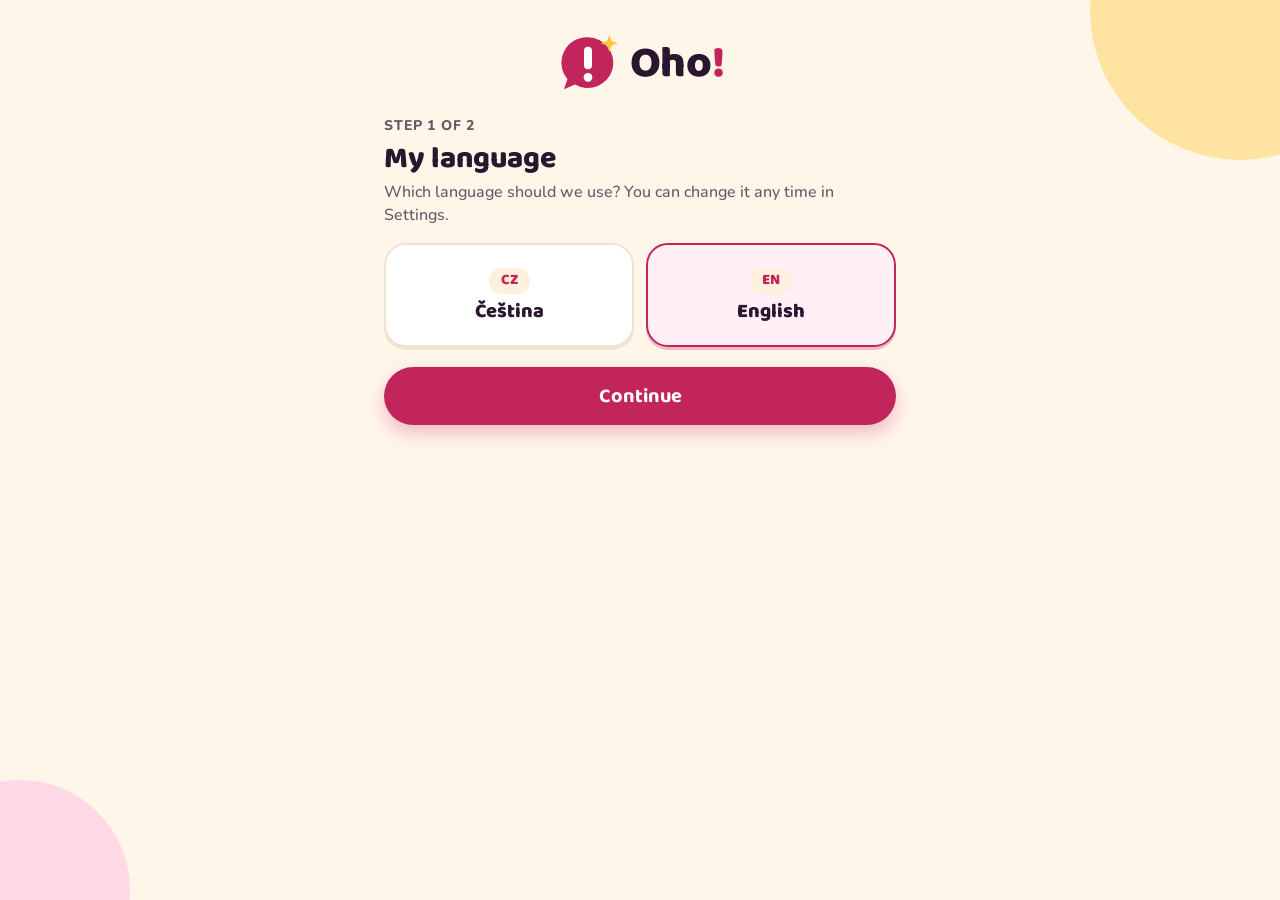
<file: index.html>
<!doctype html>
<html lang="cs">
<head>
<meta charset="utf-8">
<meta name="viewport" content="width=device-width, initial-scale=1, viewport-fit=cover">
<title>Oho! – kvíz · quiz</title>
<meta name="description" content="Kvíz s ověřenými otázkami – česky i anglicky. A quiz with verified questions in Czech and English.">
<meta name="theme-color" content="#FFF6EA" media="(prefers-color-scheme: light)">
<meta name="theme-color" content="#1C1220" media="(prefers-color-scheme: dark)">
<link rel="icon" href="assets/img/logo.svg" type="image/svg+xml">
<link rel="icon" href="assets/img/icon-32.png" type="image/png" sizes="32x32">
<link rel="apple-touch-icon" href="assets/img/apple-touch-icon.png">
<!-- Náhled odkazu (Open Graph). Adresy musí být absolutní – čtou je jen sociální sítě a aplikace na zprávy, ne prohlížeč hráče (D-015). -->
<meta property="og:type" content="website">
<meta property="og:site_name" content="Oho!">
<meta property="og:title" content="Oho! – kvíz · quiz">
<meta property="og:description" content="Kvíz s ověřenými otázkami – česky i anglicky. A quiz with verified questions in Czech and English.">
<meta property="og:url" content="https://frankie851.github.io/kviz-web/">
<meta property="og:image" content="https://frankie851.github.io/kviz-web/assets/img/og.png">
<meta property="og:image:type" content="image/png">
<meta property="og:image:width" content="1200">
<meta property="og:image:height" content="630">
<meta property="og:image:alt" content="Logo Oho! – kvíz s ověřenými otázkami, česky i anglicky">
<meta property="og:locale" content="cs_CZ">
<meta property="og:locale:alternate" content="en_GB">
<meta name="twitter:card" content="summary_large_image">
<link rel="stylesheet" href="assets/css/app.css">
<script type="module" src="assets/js/app.js"></script>
</head>
<body>
<div id="app">
  <div class="boot" id="nacitani" aria-busy="true">
    <img src="assets/img/logo.svg" width="72" height="72" alt="Oho!">
  </div>
  <div class="boot" id="nacitani-chyba" hidden>
    <div>
      <p><b>Nepodařilo se načíst hru.</b> Zkontroluj připojení a obnov stránku.</p>
      <p lang="en"><b>The game couldn't load.</b> Check your connection and reload the page.</p>
    </div>
  </div>
</div>
<noscript><p style="text-align:center;padding:24px">Hra potřebuje zapnutý JavaScript. · The game needs JavaScript enabled.</p></noscript>
</body>
</html>
</file>
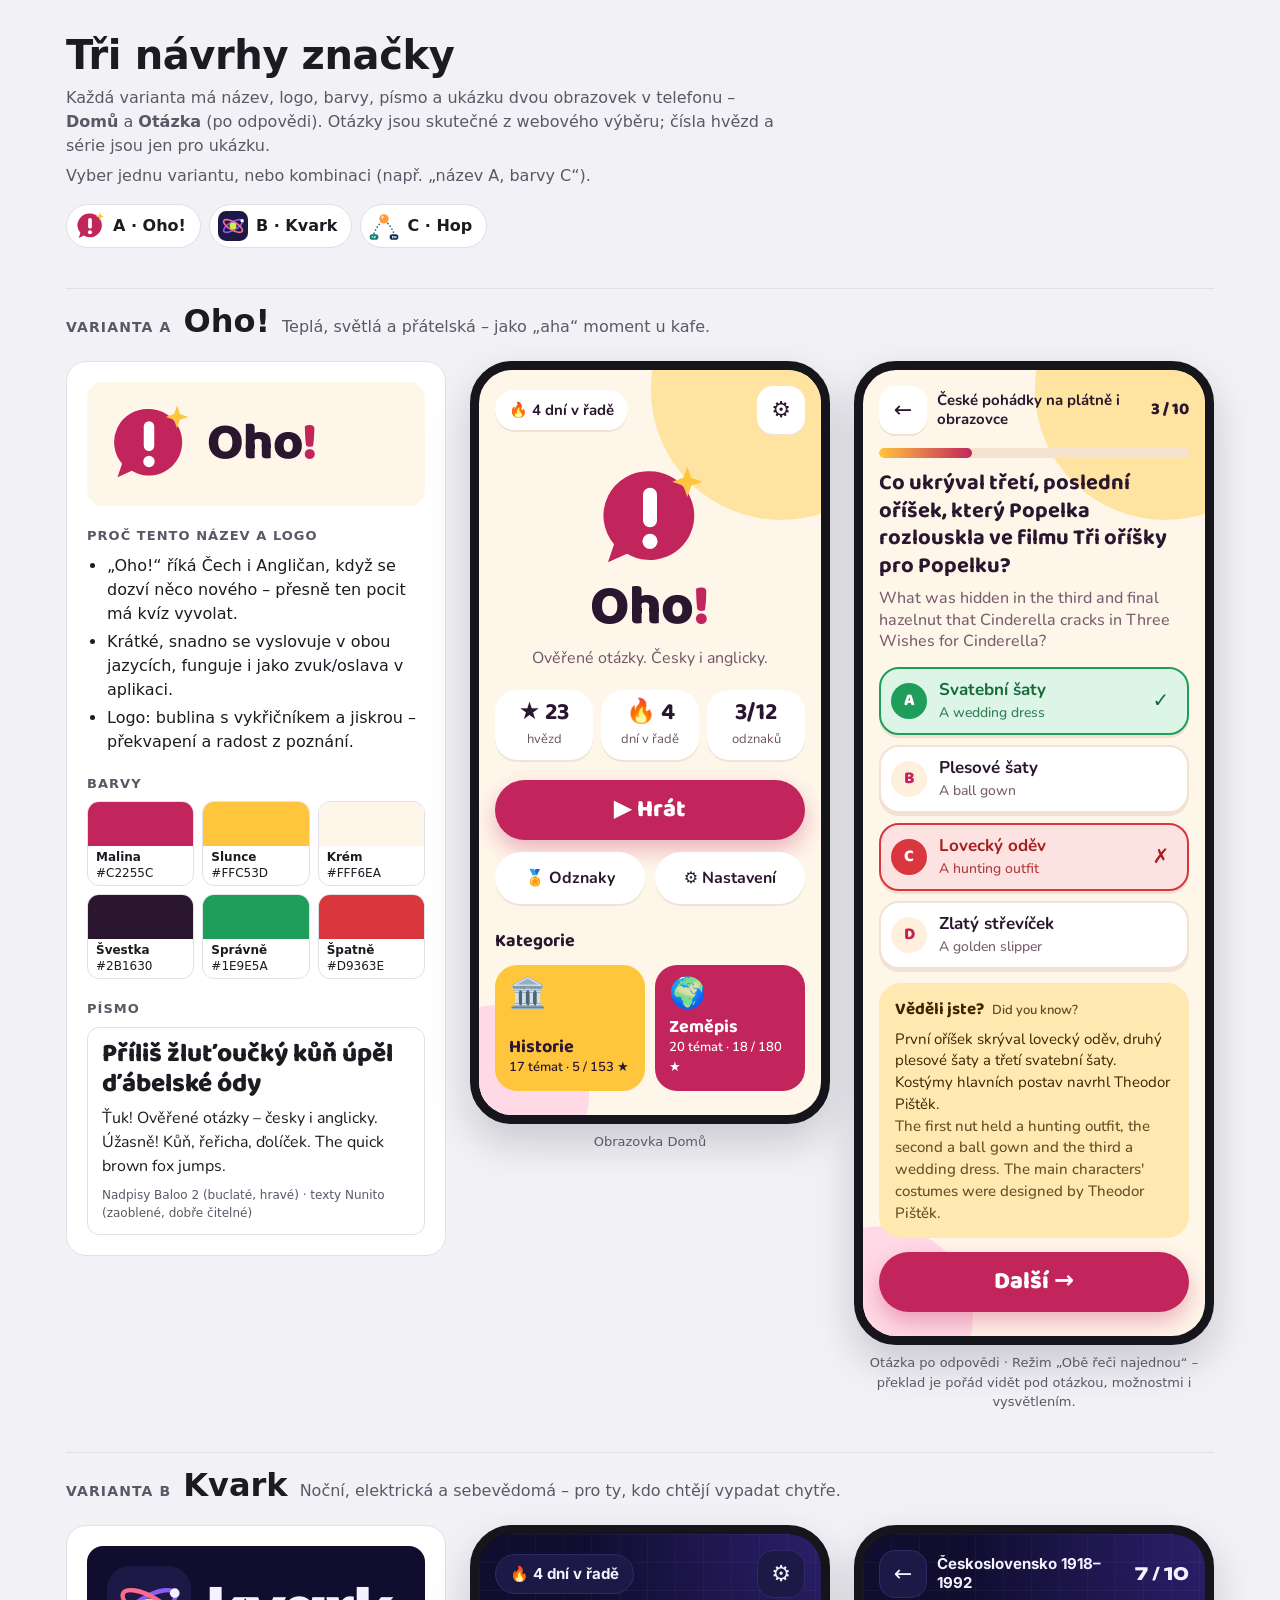
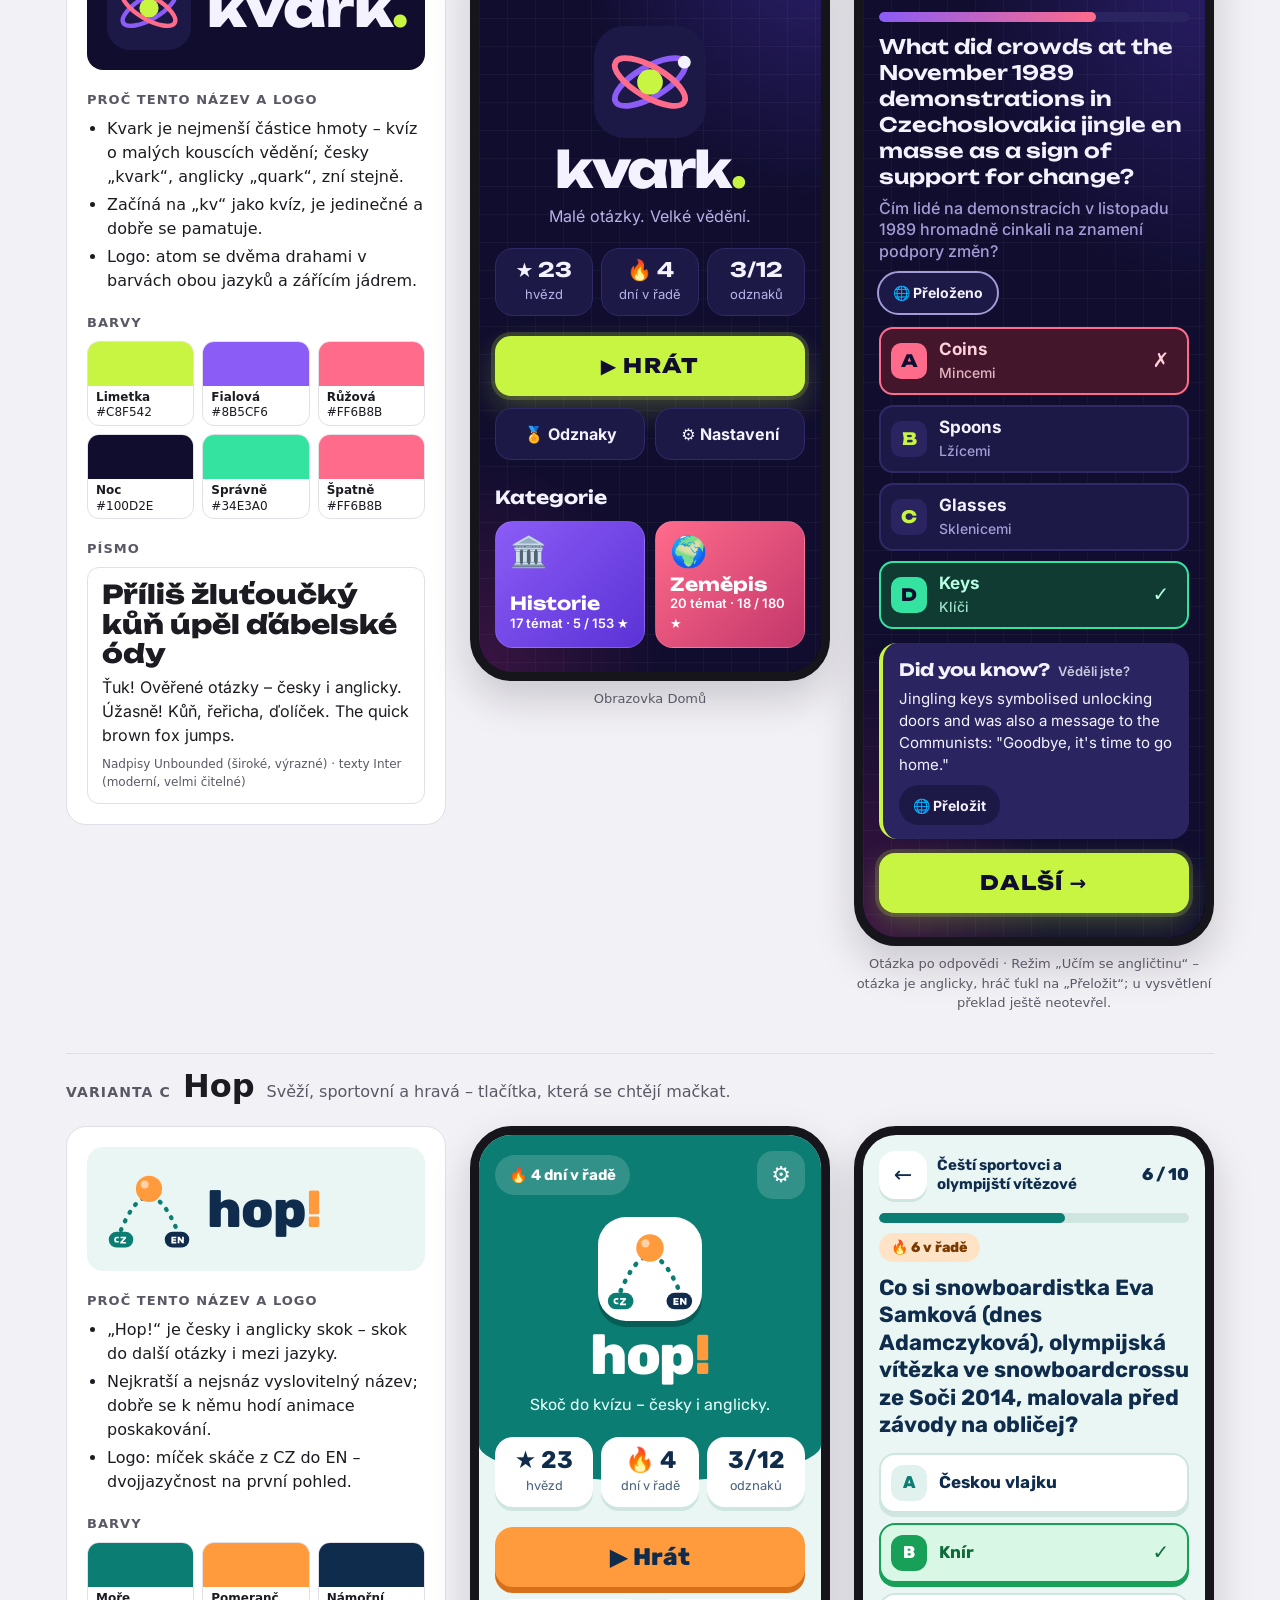
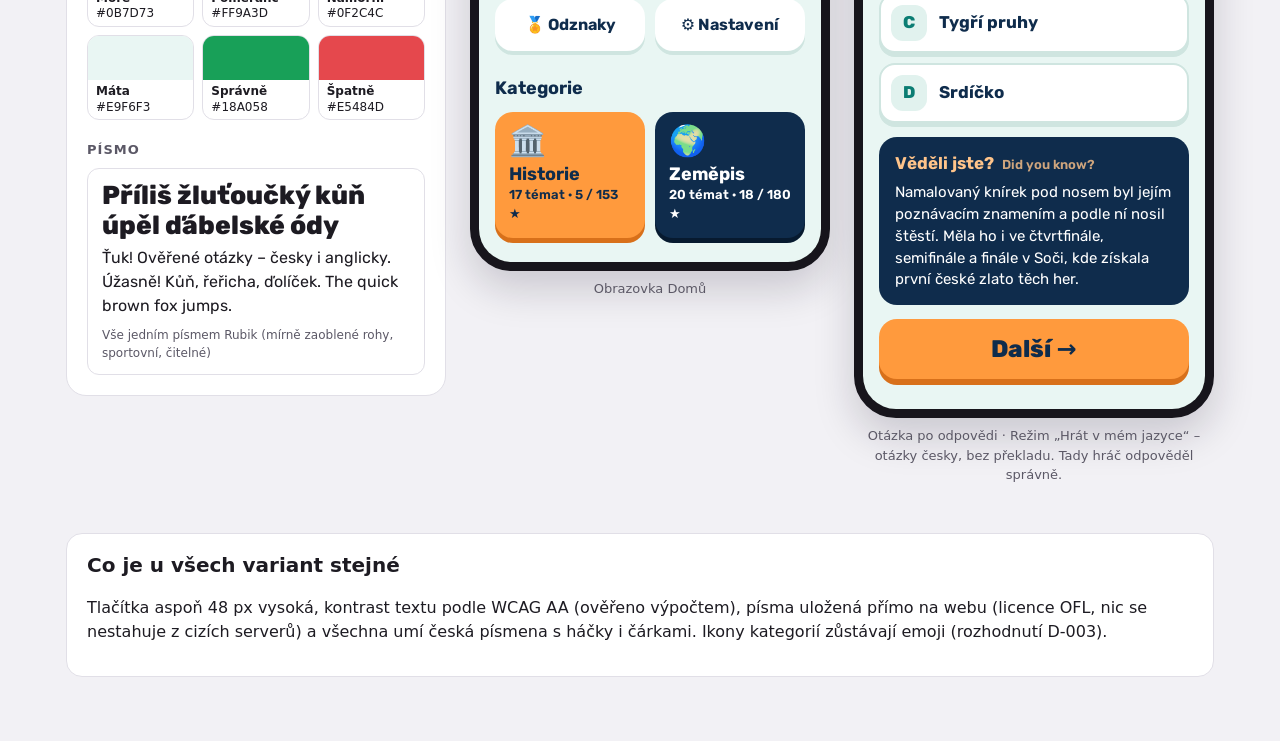
<file: design/index.html>
<!doctype html>
<html lang="cs">
<head>
<meta charset="utf-8">
<meta name="viewport" content="width=device-width, initial-scale=1">
<title>Návrhy značky – 3 varianty</title>
<meta name="robots" content="noindex">
<style>
/* ---------- Písma (OFL, uložená v design/fonts) ---------- */
@font-face { font-family: "Baloo 2"; font-weight: 400 800; font-display: swap; src: url(fonts/baloo-2-latin-wght-normal.woff2) format("woff2"); unicode-range: U+0000-00FF,U+0131,U+0152-0153,U+02BB-02BC,U+02C6,U+02DA,U+02DC,U+0304,U+0308,U+0329,U+2000-206F,U+20AC,U+2122,U+2191,U+2193,U+2212,U+2215,U+FEFF,U+FFFD; }
@font-face { font-family: "Baloo 2"; font-weight: 400 800; font-display: swap; src: url(fonts/baloo-2-latin-ext-wght-normal.woff2) format("woff2"); unicode-range: U+0100-02BA,U+02BD-02C5,U+02C7-02CC,U+02CE-02D7,U+02DD-02FF,U+0304,U+0308,U+0329,U+1D00-1DBF,U+1E00-1E9F,U+1EF2-1EFF,U+2020,U+20A0-20AB,U+20AD-20C0,U+2113,U+2C60-2C7F,U+A720-A7FF; }
@font-face { font-family: "Nunito"; font-weight: 200 1000; font-display: swap; src: url(fonts/nunito-latin-wght-normal.woff2) format("woff2"); unicode-range: U+0000-00FF,U+0131,U+0152-0153,U+02BB-02BC,U+02C6,U+02DA,U+02DC,U+0304,U+0308,U+0329,U+2000-206F,U+20AC,U+2122,U+2191,U+2193,U+2212,U+2215,U+FEFF,U+FFFD; }
@font-face { font-family: "Nunito"; font-weight: 200 1000; font-display: swap; src: url(fonts/nunito-latin-ext-wght-normal.woff2) format("woff2"); unicode-range: U+0100-02BA,U+02BD-02C5,U+02C7-02CC,U+02CE-02D7,U+02DD-02FF,U+0304,U+0308,U+0329,U+1D00-1DBF,U+1E00-1E9F,U+1EF2-1EFF,U+2020,U+20A0-20AB,U+20AD-20C0,U+2113,U+2C60-2C7F,U+A720-A7FF; }
@font-face { font-family: "Unbounded"; font-weight: 200 900; font-display: swap; src: url(fonts/unbounded-latin-wght-normal.woff2) format("woff2"); unicode-range: U+0000-00FF,U+0131,U+0152-0153,U+02BB-02BC,U+02C6,U+02DA,U+02DC,U+0304,U+0308,U+0329,U+2000-206F,U+20AC,U+2122,U+2191,U+2193,U+2212,U+2215,U+FEFF,U+FFFD; }
@font-face { font-family: "Unbounded"; font-weight: 200 900; font-display: swap; src: url(fonts/unbounded-latin-ext-wght-normal.woff2) format("woff2"); unicode-range: U+0100-02BA,U+02BD-02C5,U+02C7-02CC,U+02CE-02D7,U+02DD-02FF,U+0304,U+0308,U+0329,U+1D00-1DBF,U+1E00-1E9F,U+1EF2-1EFF,U+2020,U+20A0-20AB,U+20AD-20C0,U+2113,U+2C60-2C7F,U+A720-A7FF; }
@font-face { font-family: "Inter"; font-weight: 100 900; font-display: swap; src: url(fonts/inter-latin-wght-normal.woff2) format("woff2"); unicode-range: U+0000-00FF,U+0131,U+0152-0153,U+02BB-02BC,U+02C6,U+02DA,U+02DC,U+0304,U+0308,U+0329,U+2000-206F,U+20AC,U+2122,U+2191,U+2193,U+2212,U+2215,U+FEFF,U+FFFD; }
@font-face { font-family: "Inter"; font-weight: 100 900; font-display: swap; src: url(fonts/inter-latin-ext-wght-normal.woff2) format("woff2"); unicode-range: U+0100-02BA,U+02BD-02C5,U+02C7-02CC,U+02CE-02D7,U+02DD-02FF,U+0304,U+0308,U+0329,U+1D00-1DBF,U+1E00-1E9F,U+1EF2-1EFF,U+2020,U+20A0-20AB,U+20AD-20C0,U+2113,U+2C60-2C7F,U+A720-A7FF; }
@font-face { font-family: "Rubik"; font-weight: 300 900; font-display: swap; src: url(fonts/rubik-latin-wght-normal.woff2) format("woff2"); unicode-range: U+0000-00FF,U+0131,U+0152-0153,U+02BB-02BC,U+02C6,U+02DA,U+02DC,U+0304,U+0308,U+0329,U+2000-206F,U+20AC,U+2122,U+2191,U+2193,U+2212,U+2215,U+FEFF,U+FFFD; }
@font-face { font-family: "Rubik"; font-weight: 300 900; font-display: swap; src: url(fonts/rubik-latin-ext-wght-normal.woff2) format("woff2"); unicode-range: U+0100-02BA,U+02BD-02C5,U+02C7-02CC,U+02CE-02D7,U+02DD-02FF,U+0304,U+0308,U+0329,U+1D00-1DBF,U+1E00-1E9F,U+1EF2-1EFF,U+2020,U+20A0-20AB,U+20AD-20C0,U+2113,U+2C60-2C7F,U+A720-A7FF; }

/* ---------- Stránka s návrhy (neutrální rámeček) ---------- */
:root { --page: #F2F1F5; --page-ink: #1D1B22; --page-muted: #5B5866; --page-card: #FFFFFF; --page-line: #E1DFE7; }
* { box-sizing: border-box; }
html { -webkit-text-size-adjust: 100%; }
body { margin: 0; background: var(--page); color: var(--page-ink); font: 16px/1.5 system-ui, -apple-system, "Segoe UI", Roboto, sans-serif; overflow-x: hidden; }
.wrap { max-width: 1180px; margin: 0 auto; padding: 24px 16px 64px; }
.intro h1 { font-size: clamp(26px, 6vw, 40px); line-height: 1.15; margin: 8px 0 8px; letter-spacing: -0.01em; }
.intro p { margin: 6px 0; color: var(--page-muted); max-width: 70ch; }
.jump { display: flex; flex-wrap: wrap; gap: 8px; margin: 16px 0 8px; padding: 0; list-style: none; }
.jump a { display: inline-flex; align-items: center; gap: 8px; min-height: 44px; padding: 6px 14px 6px 8px; border-radius: 999px; background: var(--page-card); border: 1px solid var(--page-line); color: inherit; text-decoration: none; font-weight: 600; }
.jump img { width: 30px; height: 30px; }
.variant { margin-top: 40px; padding-top: 8px; border-top: 1px solid var(--page-line); scroll-margin-top: 8px; }
.vhead { display: flex; align-items: baseline; gap: 12px; flex-wrap: wrap; }
.vhead .tag { font-weight: 800; font-size: 14px; letter-spacing: .08em; text-transform: uppercase; color: var(--page-muted); }
.vhead h2 { margin: 0; font-size: clamp(24px, 5vw, 32px); }
.vhead .vibe { color: var(--page-muted); margin: 0; }
.board { display: grid; grid-template-columns: minmax(0, 1fr) auto auto; gap: 24px; margin-top: 16px; align-items: start; }
.brand { background: var(--page-card); border: 1px solid var(--page-line); border-radius: 20px; padding: 20px; min-width: 0; }
.brand .logo { display: flex; align-items: center; gap: 16px; padding: 20px; border-radius: 16px; }
.brand .logo .mark { width: 84px; height: 84px; flex: none; }
.brand .logo .mark svg { width: 100%; height: 100%; display: block; }
.brand .logo .word { font-size: 52px; line-height: 1; }
.brand h3 { font-size: 13px; letter-spacing: .08em; text-transform: uppercase; color: var(--page-muted); margin: 20px 0 8px; }
.brand ul.why { margin: 0; padding-left: 20px; }
.brand ul.why li { margin: 4px 0; }
.swatches { display: grid; grid-template-columns: repeat(auto-fill, minmax(96px, 1fr)); gap: 8px; }
.sw { border-radius: 12px; overflow: hidden; border: 1px solid var(--page-line); font-size: 12px; }
.sw i { display: block; height: 44px; }
.sw span { display: block; padding: 4px 8px; line-height: 1.3; }
.sw b { display: block; font-size: 12px; }
.spec { border: 1px solid var(--page-line); border-radius: 12px; padding: 12px 14px; }
.spec .big { font-size: 26px; line-height: 1.15; overflow-wrap: anywhere; }
.spec .small { font-size: 16px; margin-top: 6px; overflow-wrap: anywhere; }
.spec .who { font-size: 12px; color: var(--page-muted); margin-top: 8px; }
.cap { font-size: 13px; color: var(--page-muted); text-align: center; margin: 8px 0 0; max-width: 360px; }
.phone { width: 360px; border: 9px solid #17151C; border-radius: 42px; overflow: hidden; box-shadow: 0 18px 40px rgba(20, 16, 40, .18); background: #000; }
.note { margin-top: 48px; padding: 16px 20px; border-radius: 16px; background: var(--page-card); border: 1px solid var(--page-line); }
.note h2 { margin: 0 0 8px; font-size: 20px; }
.err { padding: 16px; border-radius: 12px; background: #FDE2E2; color: #7A1616; }
@media (max-width: 1100px) { .board { grid-template-columns: 1fr 1fr; } .brand { grid-column: 1 / -1; } }
@media (max-width: 760px) {
  .board { grid-template-columns: minmax(0, 1fr); }
  .phone { width: 100%; border: 0; border-radius: 22px; box-shadow: 0 6px 18px rgba(20, 16, 40, .14); }
  .cap { max-width: none; }
  .brand .logo { padding: 16px; gap: 12px; }
  .brand .logo .mark { width: 64px; height: 64px; }
  .brand .logo .word { font-size: clamp(34px, 11vw, 44px); }
}

/* ---------- Společná kostra obrazovek aplikace ---------- */
.scr { background: var(--bg); color: var(--ink); font-family: var(--font-t); padding: 16px 16px 24px; min-height: 720px; position: relative; overflow: hidden; }
@media (max-width: 760px) { .scr { min-height: 0; } }
:where(.scr button) { font: inherit; color: inherit; border: 0; background: none; cursor: pointer; }
.scr .h { font-family: var(--font-h); }
.toprow { display: flex; justify-content: space-between; align-items: center; gap: 8px; position: relative; }
.pill { display: inline-flex; align-items: center; gap: 6px; min-height: 40px; padding: 6px 14px; border-radius: 999px; background: var(--surface); font-weight: 700; font-size: 15px; }
.iconbtn { width: 48px; height: 48px; border-radius: 16px; display: grid; place-items: center; background: var(--surface); font-size: 22px; flex: none; }
.hero { text-align: center; margin: 28px 0 20px; position: relative; }
.hero .mark { width: 112px; height: 112px; margin: 0 auto 6px; }
.hero .mark svg { width: 100%; height: 100%; display: block; }
.hero .word { font-family: var(--font-h); font-size: 56px; line-height: 1; }
.hero .tagline { margin: 10px auto 0; color: var(--muted); font-size: 16px; max-width: 26ch; }
.stats { display: grid; grid-template-columns: repeat(3, minmax(0, 1fr)); gap: 8px; margin: 0 0 20px; position: relative; }
.stat { background: var(--surface); border-radius: var(--r-card); padding: 10px 6px; text-align: center; }
.stat b { display: block; font-family: var(--font-h); font-size: 24px; line-height: 1.1; }
.stat span { font-size: 13px; color: var(--muted); }
.cta { display: flex; align-items: center; justify-content: center; gap: 10px; width: 100%; min-height: 60px; border-radius: var(--r-btn); background: var(--primary) !important; color: var(--on-primary) !important; font-family: var(--font-h) !important; font-weight: 800; font-size: 24px; position: relative; }
.row2 { display: grid; grid-template-columns: 1fr 1fr; gap: 10px; margin-top: 12px; position: relative; }
.sec { min-height: 52px; border-radius: var(--r-btn); background: var(--surface) !important; font-weight: 700; font-size: 16px; display: flex; align-items: center; justify-content: center; gap: 8px; }
.peek { margin-top: 24px; position: relative; }
.peek .lbl { font-family: var(--font-h); font-weight: 700; font-size: 18px; margin: 0 0 10px; }
.tiles { display: grid; grid-template-columns: 1fr 1fr; gap: 10px; }
.tile { border-radius: var(--r-card); padding: 14px; min-height: 120px; display: flex; flex-direction: column; justify-content: space-between; }
.tile .emo { font-size: 30px; line-height: 1; }
.tile b { font-family: var(--font-h); font-size: 18px; line-height: 1.15; display: block; margin-top: 8px; }
.tile small { font-size: 13px; font-weight: 600; display: block; }

.qtop { display: grid; grid-template-columns: 48px minmax(0, 1fr) auto; gap: 10px; align-items: center; }
.qtitle { font-weight: 700; font-size: 15px; line-height: 1.25; overflow: hidden; display: -webkit-box; -webkit-line-clamp: 2; -webkit-box-orient: vertical; }
.qcount { font-family: var(--font-h); font-weight: 800; font-size: 17px; white-space: nowrap; }
.bar { height: 10px; border-radius: 99px; background: var(--track); margin: 14px 0 10px; overflow: hidden; }
.bar i { display: block; height: 100%; width: 30%; border-radius: inherit; background: var(--progress); }
.streak { display: inline-flex; align-items: center; gap: 6px; font-weight: 800; font-size: 14px; padding: 4px 12px; border-radius: 999px; background: var(--streak-bg); color: var(--streak-ink); }
.qcard { margin: 12px 0 14px; }
.qtext { font-family: var(--font-h); font-weight: 700; font-size: 22px; line-height: 1.25; margin: 0; overflow-wrap: anywhere; }
.tr { color: var(--tr); font-size: .82em; font-weight: 500; margin-top: 4px; display: block; font-family: var(--font-t); line-height: 1.35; }
.qtext .tr { font-size: 16px; margin-top: 8px; }
.trbtn { display: inline-flex; align-items: center; gap: 6px; min-height: 40px; margin-top: 10px; padding: 6px 14px; border-radius: 999px; font-weight: 700; font-size: 14px; background: var(--surface) !important; color: var(--ink) !important; }
.trbtn[aria-pressed="true"] { outline: 2px solid var(--tr); }
.answers { list-style: none; margin: 0; padding: 0; display: grid; gap: 10px; }
.ans { width: 100%; display: grid; grid-template-columns: 36px minmax(0, 1fr) 24px; gap: 12px; align-items: center; text-align: left; min-height: 60px; padding: 10px 14px 10px 10px; border-radius: var(--r-ans); background: var(--surface) !important; border: 2px solid var(--line) !important; font-weight: 700; font-size: 17px; line-height: 1.25; }
.ans .l { width: 36px; height: 36px; border-radius: var(--r-letter); display: grid; place-items: center; background: var(--letter-bg); color: var(--letter-ink); font-family: var(--font-h); font-weight: 800; font-size: 17px; }
.ans .t { overflow-wrap: anywhere; }
.ans .s { font-size: 20px; font-weight: 900; text-align: center; }
.ans.ok { background: var(--ok-bg) !important; border-color: var(--ok) !important; color: var(--ok-ink) !important; }
.ans.ok .l { background: var(--ok); color: var(--ok-on); }
.ans.bad { background: var(--bad-bg) !important; border-color: var(--bad) !important; color: var(--bad-ink) !important; }
.ans.bad .l { background: var(--bad); color: var(--bad-on); }
.ans.ok .tr, .ans.bad .tr { color: inherit; opacity: .85; }
.explain { margin-top: 14px; padding: 14px 16px; border-radius: var(--r-card); background: var(--explain-bg); color: var(--explain-ink); }
.explain h4 { margin: 0 0 6px; font-family: var(--font-h); font-size: 17px; display: flex; align-items: baseline; gap: 8px; flex-wrap: wrap; }
.explain h4 span { font-family: var(--font-t); font-weight: 600; font-size: 13px; opacity: .8; }
.explain p { margin: 0; font-size: 15px; line-height: 1.45; }
.explain .tr { color: inherit; opacity: .78; }
.next { margin-top: 14px; }

/* ---------- Varianta A – Oho! (teplá, světlá, zaoblená) ---------- */
.v-a { --bg: #FFF6EA; --surface: #FFFFFF; --ink: #2B1630; --muted: #6E5466; --line: #F1E2D3; --primary: #C2255C; --on-primary: #FFFFFF; --sun: #FFC53D;
  --tr: #7A5F70; --track: #F6E3CF; --progress: linear-gradient(90deg, #FFC53D, #C2255C); --streak-bg: #FFE9B0; --streak-ink: #6B3A00;
  --letter-bg: #FFF0DD; --letter-ink: #C2255C; --ok: #1E9E5A; --ok-bg: #DDF5E6; --ok-ink: #146C3C; --ok-on: #fff; --bad: #D9363E; --bad-bg: #FDE2E2; --bad-ink: #A61E1E; --bad-on: #fff;
  --explain-bg: #FFE9B0; --explain-ink: #3D2400; --r-btn: 999px; --r-card: 22px; --r-ans: 20px; --r-letter: 50%;
  --font-h: "Baloo 2", system-ui, sans-serif; --font-t: "Nunito", system-ui, sans-serif; }
.v-a .hero .word, .v-a.word { font-weight: 800; letter-spacing: -0.01em; }
.v-a .word em { font-style: normal; color: var(--primary); }
.v-a.scr::before { content: ""; position: absolute; width: 260px; height: 260px; border-radius: 50%; background: #FFE3A1; top: -110px; right: -90px; }
.v-a.scr::after { content: ""; position: absolute; width: 180px; height: 180px; border-radius: 50%; background: #FFD9E5; bottom: -70px; left: -70px; }
.v-a .scr-in { position: relative; z-index: 1; }
.v-a .cta { box-shadow: 0 10px 22px rgba(194, 37, 92, .32); }
.v-a .pill, .v-a .iconbtn, .v-a .stat, .v-a .sec { box-shadow: 0 2px 0 #F1E2D3; }
.v-a .ans { box-shadow: 0 3px 0 #F1E2D3; }
.v-a .t1 { background: #FFC53D; color: #2B1630; } .v-a .t2 { background: #C2255C; color: #fff; }

/* ---------- Varianta B – Kvark (noční, elektrická, sebevědomá) ---------- */
.v-b { --bg: #100D2E; --surface: #1D1946; --ink: #F4F2FF; --muted: #B9B2E8; --line: #2F2A66; --primary: #C8F542; --on-primary: #100D2E;
  --tr: #A39CD6; --track: #2A2560; --progress: linear-gradient(90deg, #8B5CF6, #FF6B8B); --streak-bg: #3A1F4D; --streak-ink: #FFB4C6;
  --letter-bg: #2A2560; --letter-ink: #C8F542; --ok: #34E3A0; --ok-bg: #0F3B33; --ok-ink: #B8FFE2; --ok-on: #100D2E; --bad: #FF6B8B; --bad-bg: #44162B; --bad-ink: #FFD0DA; --bad-on: #100D2E;
  --explain-bg: #2A2560; --explain-ink: #F4F2FF; --r-btn: 16px; --r-card: 18px; --r-ans: 14px; --r-letter: 10px;
  --font-h: "Unbounded", system-ui, sans-serif; --font-t: "Inter", system-ui, sans-serif; }
.v-b .hero .word, .v-b.word { font-weight: 800; letter-spacing: -0.03em; font-size: 50px; }
.v-b .word em { font-style: normal; color: var(--primary); }
.v-b.scr { background: radial-gradient(120% 60% at 100% 0%, #2B1F6B 0%, rgba(16,13,46,0) 60%), radial-gradient(90% 50% at 0% 100%, #3A1442 0%, rgba(16,13,46,0) 60%), #100D2E; }
.v-b.scr::before { content: ""; position: absolute; inset: 0; background-image: linear-gradient(rgba(255,255,255,.035) 1px, transparent 1px), linear-gradient(90deg, rgba(255,255,255,.035) 1px, transparent 1px); background-size: 28px 28px; pointer-events: none; }
.v-b .scr-in { position: relative; z-index: 1; }
.v-b .cta { text-transform: uppercase; letter-spacing: .06em; font-size: 20px; box-shadow: 0 0 0 4px rgba(200,245,66,.18), 0 12px 30px rgba(200,245,66,.25); }
.v-b .stat, .v-b .pill, .v-b .iconbtn, .v-b .sec, .v-b .ans { border: 1px solid #2F2A66; }
.v-b .qtext { font-size: 20px; font-weight: 600; line-height: 1.3; }
.v-b .stat b { font-size: 20px; }
.v-b .tile { border: 1px solid rgba(255,255,255,.12); }
.v-b .t1 { background: linear-gradient(135deg, #8B5CF6, #5B32D6); color: #fff; } .v-b .t2 { background: linear-gradient(135deg, #FF6B8B, #C2366A); color: #fff; }
.v-b .explain { border-left: 4px solid var(--primary); }

/* ---------- Varianta C – Hop (svěží, sportovní, „mačkací“ tlačítka) ---------- */
.v-c { --bg: #E9F6F3; --surface: #FFFFFF; --ink: #0F2C4C; --muted: #4E6680; --line: #CFE5E0; --primary: #FF9A3D; --on-primary: #0F2C4C; --deep: #D8701A;
  --tr: #4E6680; --track: #CFE5E0; --progress: #0B7D73; --streak-bg: #FFE3C7; --streak-ink: #7A3A00;
  --letter-bg: #E1F2EE; --letter-ink: #0B7D73; --ok: #18A058; --ok-bg: #D9F7E5; --ok-ink: #0E6B3A; --ok-on: #fff; --bad: #E5484D; --bad-bg: #FFE1DC; --bad-ink: #A3271E; --bad-on: #fff;
  --explain-bg: #0F2C4C; --explain-ink: #FFFFFF; --r-btn: 18px; --r-card: 18px; --r-ans: 16px; --r-letter: 12px;
  --font-h: "Rubik", system-ui, sans-serif; --font-t: "Rubik", system-ui, sans-serif; }
.v-c .hero .word, .v-c.word { font-weight: 800; letter-spacing: -0.02em; }
.v-c .word em { font-style: normal; color: var(--primary); }
.v-c.scr.home { padding-top: 0; }
.v-c .band { margin: 0 -16px 0; padding: 16px 16px 64px; background: #0B7D73; color: #fff; border-radius: 0 0 50% 50% / 0 0 36px 36px; }
.v-c .band .pill, .v-c .band .iconbtn { background: rgba(255,255,255,.16); color: #fff; }
.v-c .band .hero { margin: 18px 0 0; }
.v-c .band .hero .tagline { color: #E3FFFA; }
.v-c .band .hero .mark { background: #fff; border-radius: 28px; padding: 8px; width: 104px; height: 104px; box-shadow: 0 6px 0 #075D55; }
.v-c .stats { margin-top: -44px; }
.v-c .stat { box-shadow: 0 4px 0 #CFE5E0; }
.v-c .cta { box-shadow: 0 6px 0 var(--deep); margin-bottom: 6px; }
.v-c .sec, .v-c .ans { box-shadow: 0 4px 0 #CFE5E0; }
.v-c .ans.ok { box-shadow: 0 4px 0 #18A058; }
.v-c .pill, .v-c .iconbtn { box-shadow: 0 3px 0 #CFE5E0; }
.v-c .band .pill, .v-c .band .iconbtn { box-shadow: none; }
.v-c .t1 { background: #FF9A3D; color: #0F2C4C; box-shadow: 0 5px 0 #D8701A; } .v-c .t2 { background: #0F2C4C; color: #fff; box-shadow: 0 5px 0 #071A2F; }
.v-c .explain h4 { color: #FFC48A; }
</style>
</head>
<body>
<div class="wrap">
  <header class="intro">
    <h1>Tři návrhy značky</h1>
    <p>Každá varianta má název, logo, barvy, písmo a ukázku dvou obrazovek v telefonu – <b>Domů</b> a <b>Otázka</b> (po odpovědi). Otázky jsou skutečné z webového výběru; čísla hvězd a série jsou jen pro ukázku.</p>
    <p>Vyber jednu variantu, nebo kombinaci (např. „název A, barvy C“).</p>
    <ul class="jump" id="jump"></ul>
  </header>
  <main id="variants"></main>
  <section class="note">
    <h2>Co je u všech variant stejné</h2>
    <p>Tlačítka aspoň 48 px vysoká, kontrast textu podle WCAG AA (ověřeno výpočtem), písma uložená přímo na webu (licence OFL, nic se nestahuje z cizích serverů) a všechna umí česká písmena s háčky i čárkami. Ikony kategorií zůstávají emoji (rozhodnutí D-003).</p>
  </section>
</div>

<script type="module">
const VARIANTS = [
  {
    key: "a", name: "Oho!", word: 'Oho<em>!</em>', logo: "logo-a-oho.svg",
    vibe: "Teplá, světlá a přátelská – jako „aha“ moment u kafe.",
    why: [
      "„Oho!“ říká Čech i Angličan, když se dozví něco nového – přesně ten pocit má kvíz vyvolat.",
      "Krátké, snadno se vyslovuje v obou jazycích, funguje i jako zvuk/oslava v aplikaci.",
      "Logo: bublina s vykřičníkem a jiskrou – překvapení a radost z poznání.",
    ],
    tagline: "Ověřené otázky. Česky i anglicky.",
    palette: [["Malina", "#C2255C"], ["Slunce", "#FFC53D"], ["Krém", "#FFF6EA"], ["Švestka", "#2B1630"], ["Správně", "#1E9E5A"], ["Špatně", "#D9363E"]],
    fonts: { h: "Baloo 2", t: "Nunito", note: "Nadpisy Baloo 2 (buclaté, hravé) · texty Nunito (zaoblené, dobře čitelné)" },
    q: { topic: "T146", id: "T146-02", pick: 2, qlang: "cs", mode: "vzdy" },
    modeNote: "Režim „Obě řeči najednou“ – překlad je pořád vidět pod otázkou, možnostmi i vysvětlením.",
    streak: 3, count: 3,
  },
  {
    key: "b", name: "Kvark", word: 'kvark<em>.</em>', logo: "logo-b-kvark.svg",
    vibe: "Noční, elektrická a sebevědomá – pro ty, kdo chtějí vypadat chytře.",
    why: [
      "Kvark je nejmenší částice hmoty – kvíz o malých kouscích vědění; česky „kvark“, anglicky „quark“, zní stejně.",
      "Začíná na „kv“ jako kvíz, je jedinečné a dobře se pamatuje.",
      "Logo: atom se dvěma drahami v barvách obou jazyků a zářícím jádrem.",
    ],
    tagline: "Malé otázky. Velké vědění.",
    palette: [["Limetka", "#C8F542"], ["Fialová", "#8B5CF6"], ["Růžová", "#FF6B8B"], ["Noc", "#100D2E"], ["Správně", "#34E3A0"], ["Špatně", "#FF6B8B"]],
    fonts: { h: "Unbounded", t: "Inter", note: "Nadpisy Unbounded (široké, výrazné) · texty Inter (moderní, velmi čitelné)" },
    q: { topic: "T204", id: "T204-08", pick: 0, qlang: "en", mode: "tuk" },
    modeNote: "Režim „Učím se angličtinu“ – otázka je anglicky, hráč ťukl na „Přeložit“; u vysvětlení překlad ještě neotevřel.",
    streak: 0, count: 7,
  },
  {
    key: "c", name: "Hop", word: 'hop<em>!</em>', logo: "logo-c-hop.svg",
    vibe: "Svěží, sportovní a hravá – tlačítka, která se chtějí mačkat.",
    why: [
      "„Hop!“ je česky i anglicky skok – skok do další otázky i mezi jazyky.",
      "Nejkratší a nejsnáz vyslovitelný název; dobře se k němu hodí animace poskakování.",
      "Logo: míček skáče z CZ do EN – dvojjazyčnost na první pohled.",
    ],
    tagline: "Skoč do kvízu – česky i anglicky.",
    palette: [["Moře", "#0B7D73"], ["Pomeranč", "#FF9A3D"], ["Námořní", "#0F2C4C"], ["Máta", "#E9F6F3"], ["Správně", "#18A058"], ["Špatně", "#E5484D"]],
    fonts: { h: "Rubik", t: "Rubik", note: "Vše jedním písmem Rubik (mírně zaoblené rohy, sportovní, čitelné)" },
    q: { topic: "T254", id: "T254-08", pick: 1, qlang: "cs", mode: "off" },
    modeNote: "Režim „Hrát v mém jazyce“ – otázky česky, bez překladu. Tady hráč odpověděl správně.",
    streak: 5, count: 6,
  },
];

const T = { // texty ukázkových obrazovek (aplikace je později bude mít v i18n souborech)
  play: "Hrát", badges: "Odznaky", settings: "Nastavení", stars: "hvězd", days: "dní v řadě", badgesOf: "odznaků",
  cats: "Kategorie", topics: (n) => n === 1 ? "1 téma" : (n >= 2 && n <= 4 ? `${n} témata` : `${n} témat`),
  dyk: "Věděli jste?", dykEn: "Did you know?", next: "Další", translate: "Přeložit", translated: "Přeloženo",
  inRow: "v řadě", back: "Zpět",
};

function h(tag, attrs = {}, ...kids) {
  const el = document.createElement(tag);
  for (const [k, v] of Object.entries(attrs)) {
    if (k === "class") el.className = v; else if (k === "text") el.textContent = v; else el.setAttribute(k, v);
  }
  for (const kid of kids.flat()) if (kid != null) el.append(kid instanceof Node ? kid : document.createTextNode(String(kid)));
  return el;
}
const svgCache = {};
async function svg(file) {
  if (!svgCache[file]) svgCache[file] = await (await fetch(file)).text();
  const box = h("div", { class: "mark", "aria-hidden": "true" });
  box.innerHTML = svgCache[file]; // vlastní soubor loga z repozitáře, ne data
  return box;
}
function word(v, cls = "word") { const w = h("div", { class: cls }); w.innerHTML = v.word; return w; } // statický text z tohoto souboru

async function homeScreen(v, index) {
  const top = h("div", { class: "toprow" }, h("span", { class: "pill" }, "🔥 4 ", T.days), h("button", { class: "iconbtn", "aria-label": T.settings }, "⚙️"));
  const hero = h("div", { class: "hero" }, await svg(v.logo), word(v), h("p", { class: "tagline", text: v.tagline }));
  const stats = h("div", { class: "stats" },
    h("div", { class: "stat" }, h("b", { text: "★ 23" }), h("span", { text: T.stars })),
    h("div", { class: "stat" }, h("b", { text: "🔥 4" }), h("span", { text: T.days })),
    h("div", { class: "stat" }, h("b", { text: "3/12" }), h("span", { text: T.badgesOf })));
  const cta = h("button", { class: "cta" }, "▶ ", T.play);
  const row = h("div", { class: "row2" }, h("button", { class: "sec" }, "🏅 ", T.badges), h("button", { class: "sec" }, "⚙️ ", T.settings));
  const demoStars = [5, 18];
  const tiles = h("div", { class: "tiles" }, ...index.kategorie.slice(0, 2).map((k, i) =>
    h("div", { class: `tile t${i + 1}` }, h("span", { class: "emo", text: k.ikona }),
      h("div", {}, h("b", { text: k.nazev.cs }), h("small", { text: `${T.topics(k.temata.length)} · ${demoStars[i] % (k.temata.length * 9 + 1)} / ${k.temata.length * 9} ★` })))));
  const peek = h("div", { class: "peek" }, h("p", { class: "lbl", text: T.cats }), tiles);
  const inner = v.key === "c"
    ? [h("div", { class: "band" }, top, hero), stats, cta, row, peek]
    : [top, hero, stats, cta, row, peek];
  return h("div", { class: `scr home v-${v.key}` }, h("div", { class: "scr-in" }, ...inner));
}

function questionScreen(v, topic) {
  const q = topic.otazky.find((x) => x.id === v.q.id);
  const L = v.q.qlang, O = L === "cs" ? "en" : "cs";
  const showQ = v.q.mode === "vzdy" || v.q.mode === "tuk";
  const showE = v.q.mode === "vzdy";
  const top = h("div", { class: "qtop" }, h("button", { class: "iconbtn", "aria-label": T.back }, "←"),
    h("div", { class: "qtitle", text: topic.nazev.cs }), h("div", { class: "qcount", text: `${v.count} / 10` }));
  const bar = h("div", { class: "bar" }, h("i", { style: `width:${v.count * 10}%` }));
  const correctNow = v.q.pick === q.spravne;
  const streakN = correctNow ? v.streak + 1 : 0;
  const streak = streakN >= 2 ? h("span", { class: "streak" }, `🔥 ${streakN} `, T.inRow) : null;
  const qt = h("p", { class: "qtext", lang: L }, q.otazka[L]);
  if (showQ) qt.append(h("span", { class: "tr", lang: O, text: q.otazka[O] }));
  const card = h("div", { class: "qcard" }, qt);
  if (v.q.mode === "tuk") card.append(h("button", { class: "trbtn", "aria-pressed": "true" }, "🌐 ", T.translated));
  const answers = h("ol", { class: "answers" }, ...q.moznosti[L].map((txt, i) => {
    const state = i === q.spravne ? "ok" : (i === v.q.pick ? "bad" : "");
    const t = h("span", { class: "t", lang: L }, txt);
    if (showQ && q.moznosti[O][i] !== txt) t.append(h("span", { class: "tr", lang: O, text: q.moznosti[O][i] }));
    return h("li", {}, h("button", { class: `ans ${state}` }, h("span", { class: "l", text: "ABCD"[i] }), t,
      h("span", { class: "s", "aria-hidden": "true", text: state === "ok" ? "✓" : state === "bad" ? "✗" : "" })));
  }));
  const ex = h("div", { class: "explain" }, h("h4", {}, L === "cs" ? T.dyk : T.dykEn, h("span", { text: L === "cs" ? T.dykEn : T.dyk })),
    h("p", { lang: L }, q.vysvetleni[L]));
  if (showE) ex.append(h("p", { class: "tr", lang: O, text: q.vysvetleni[O] }));
  if (v.q.mode === "tuk") ex.append(h("button", { class: "trbtn", "aria-pressed": "false" }, "🌐 ", T.translate));
  const next = h("button", { class: "cta next" }, T.next, " →");
  return h("div", { class: `scr q v-${v.key}` }, h("div", { class: "scr-in" }, top, bar, streak, card, answers, ex, next));
}

function brandCard(v, markEl) {
  const logo = h("div", { class: `logo v-${v.key}`, style: `background:var(--bg);color:var(--ink)` }, markEl, word(v, `word v-${v.key}`));
  logo.querySelector(".word").style.fontFamily = "var(--font-h)";
  const sw = h("div", { class: "swatches" }, ...v.palette.map(([n, c]) => h("div", { class: "sw" }, h("i", { style: `background:${c}` }), h("span", {}, h("b", { text: n }), c))));
  const spec = h("div", { class: `spec v-${v.key}` },
    h("div", { class: "big", style: "font-family:var(--font-h);font-weight:800" }, "Příliš žluťoučký kůň úpěl ďábelské ódy"),
    h("div", { class: "small", style: "font-family:var(--font-t)" }, "Ťuk! Ověřené otázky – česky i anglicky. Úžasně! Kůň, řeřicha, ďolíček. The quick brown fox jumps."),
    h("div", { class: "who", text: v.fonts.note }));
  return h("div", { class: "brand" }, logo,
    h("h3", { text: "Proč tento název a logo" }), h("ul", { class: "why" }, ...v.why.map((x) => h("li", { text: x }))),
    h("h3", { text: "Barvy" }), sw, h("h3", { text: "Písmo" }), spec);
}

async function main() {
  const root = document.getElementById("variants");
  try {
    const index = await (await fetch("../data/index.json")).json();
    const topics = {};
    for (const v of VARIANTS) {
      const t = index.kategorie.flatMap((k) => k.temata).find((t) => t.id === v.q.topic);
      topics[v.q.topic] = await (await fetch("../data/" + t.soubor)).json();
    }
    for (const v of VARIANTS) {
      const jump = h("li", {}, h("a", { href: `#varianta-${v.key}` }, h("img", { src: v.logo, alt: "" }), `${v.key.toUpperCase()} · ${v.name}`));
      document.getElementById("jump").append(jump);
      const sec = h("section", { class: "variant", id: `varianta-${v.key}` },
        h("div", { class: "vhead" }, h("span", { class: "tag", text: `Varianta ${v.key.toUpperCase()}` }), h("h2", { text: v.name }), h("p", { class: "vibe", text: v.vibe })),
        h("div", { class: "board" },
          brandCard(v, await svg(v.logo)),
          h("figure", { style: "margin:0" }, h("div", { class: "phone" }, await homeScreen(v, index)), h("figcaption", { class: "cap", text: "Obrazovka Domů" })),
          h("figure", { style: "margin:0" }, h("div", { class: "phone" }, questionScreen(v, topics[v.q.topic])), h("figcaption", { class: "cap", text: "Otázka po odpovědi · " + v.modeNote }))));
      root.append(sec);
    }
    document.documentElement.dataset.ready = "1";
  } catch (e) {
    root.append(h("p", { class: "err", text: "Ukázku se nepodařilo načíst (otevři stránku přes webovou adresu, ne jako soubor): " + e.message }));
    document.documentElement.dataset.ready = "1";
  }
}
main();
</script>
</body>
</html>
</file>
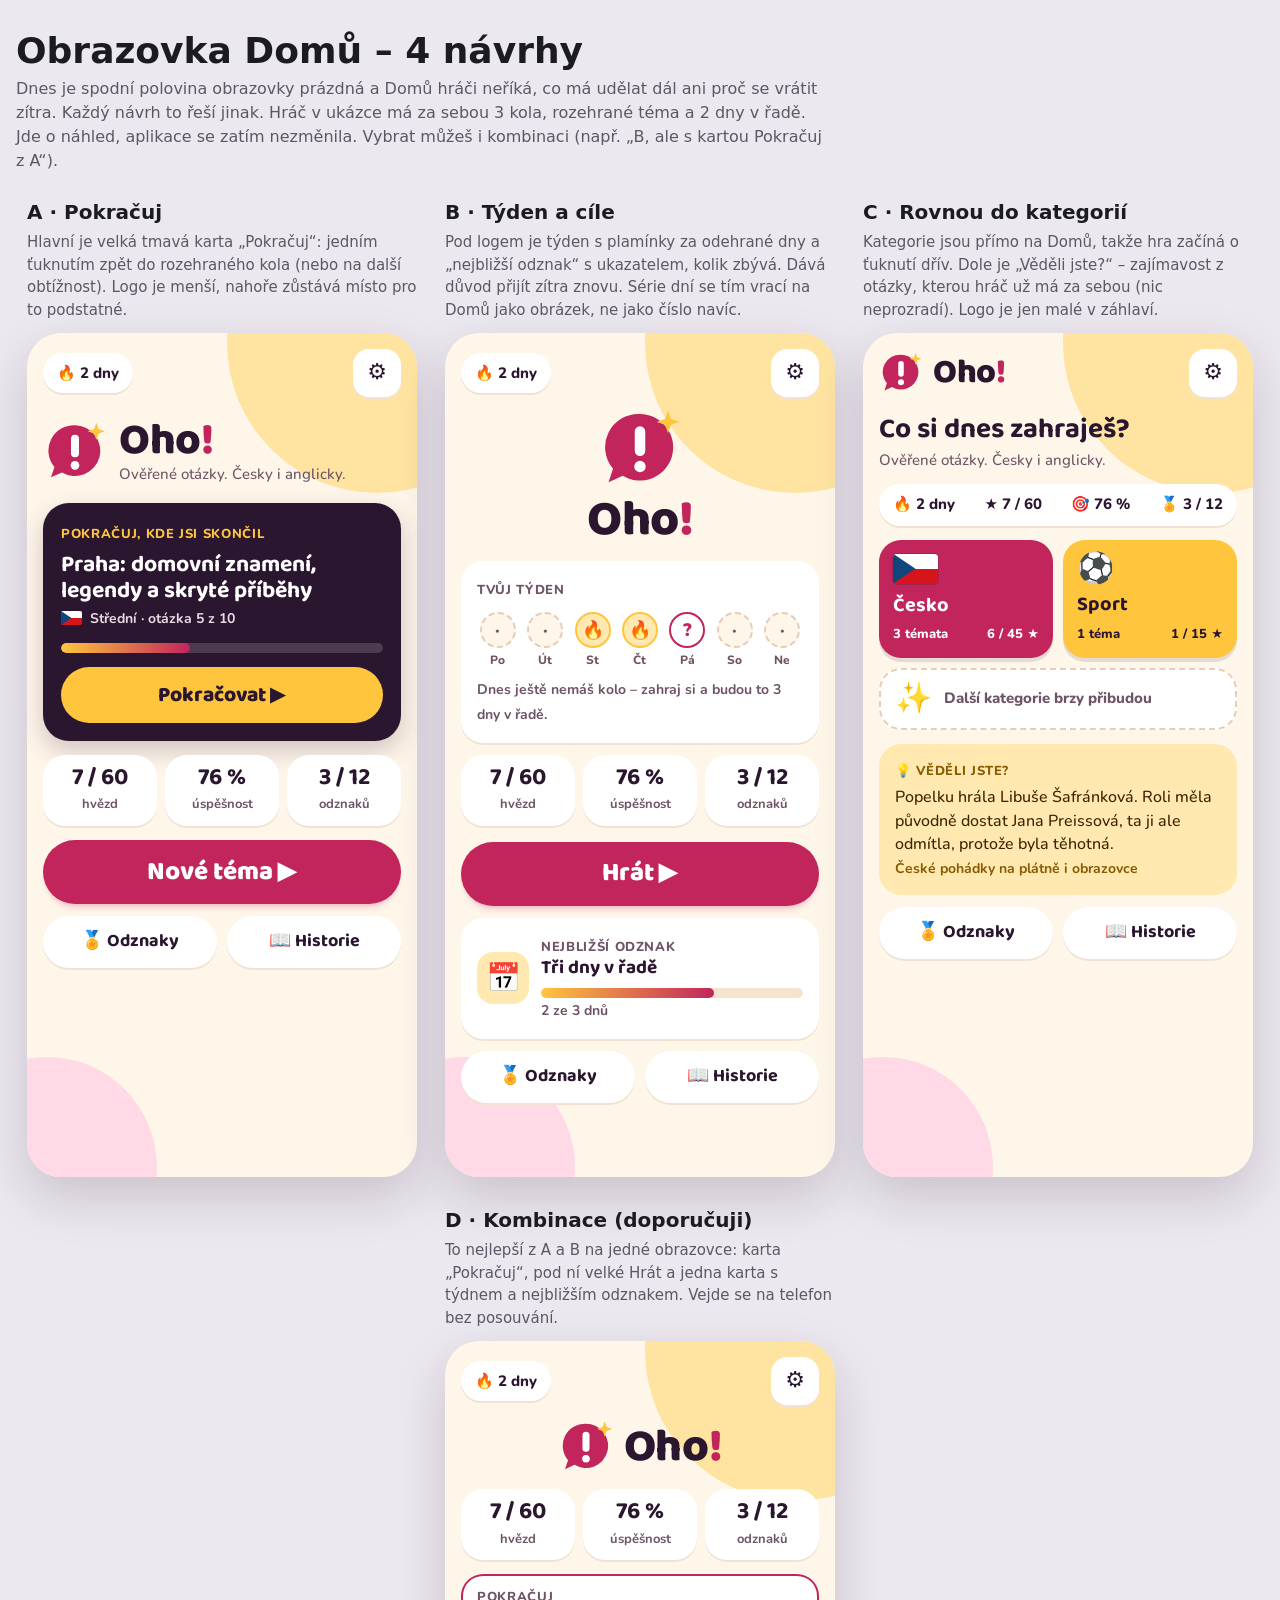
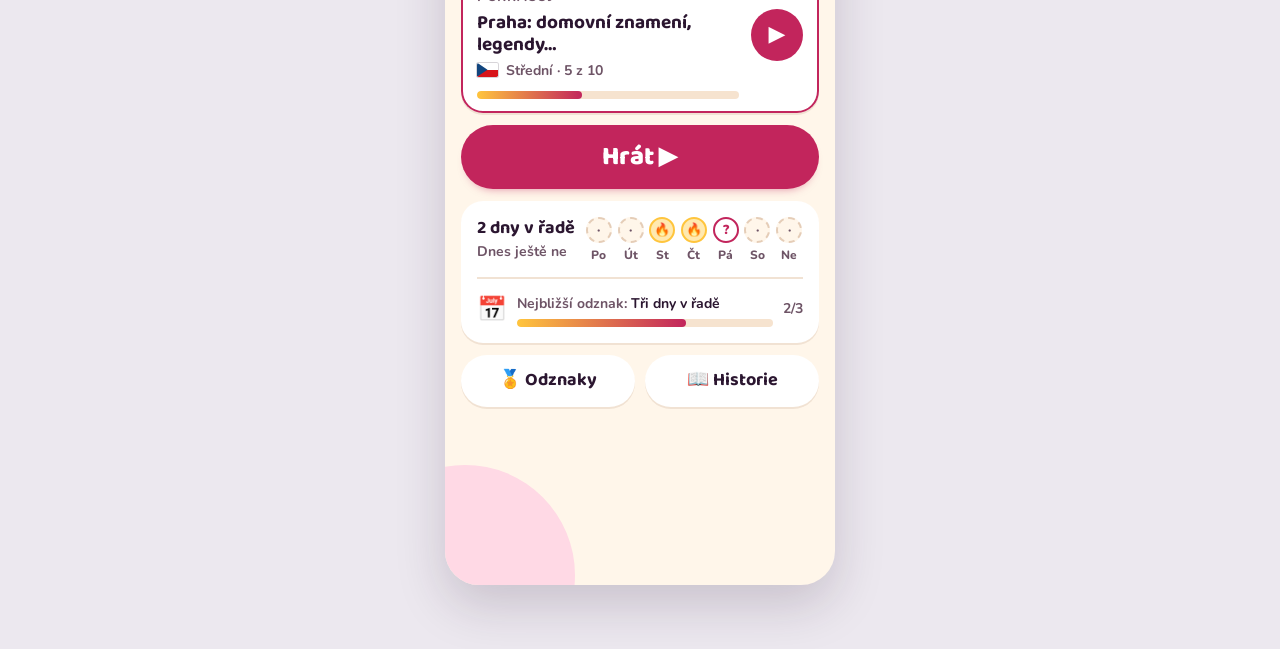
<file: design/domu.html>
<!doctype html>
<html lang="cs">
<head>
<meta charset="utf-8">
<meta name="viewport" content="width=device-width, initial-scale=1">
<title>Návrhy obrazovky Domů – 4 varianty</title>
<meta name="robots" content="noindex">
<style>
/* Písma aplikace (OFL) – stejné soubory jako v assets/fonts */
@font-face { font-family: "Baloo 2"; font-weight: 400 800; font-display: swap; src: url(../assets/fonts/baloo-2-latin-wght-normal.woff2) format("woff2"); unicode-range: U+0000-00FF,U+0131,U+0152-0153,U+02BB-02BC,U+02C6,U+02DA,U+02DC,U+0304,U+0308,U+0329,U+2000-206F,U+20AC,U+2122,U+2191,U+2193,U+2212,U+2215,U+FEFF,U+FFFD; }
@font-face { font-family: "Baloo 2"; font-weight: 400 800; font-display: swap; src: url(../assets/fonts/baloo-2-latin-ext-wght-normal.woff2) format("woff2"); unicode-range: U+0100-02BA,U+02BD-02C5,U+02C7-02CC,U+02CE-02D7,U+02DD-02FF,U+0304,U+0308,U+0329,U+1D00-1DBF,U+1E00-1E9F,U+1EF2-1EFF,U+2020,U+20A0-20AB,U+20AD-20C0,U+2113,U+2C60-2C7F,U+A720-A7FF; }
@font-face { font-family: "Nunito"; font-weight: 200 1000; font-display: swap; src: url(../assets/fonts/nunito-latin-wght-normal.woff2) format("woff2"); unicode-range: U+0000-00FF,U+0131,U+0152-0153,U+02BB-02BC,U+02C6,U+02DA,U+02DC,U+0304,U+0308,U+0329,U+2000-206F,U+20AC,U+2122,U+2191,U+2193,U+2212,U+2215,U+FEFF,U+FFFD; }
@font-face { font-family: "Nunito"; font-weight: 200 1000; font-display: swap; src: url(../assets/fonts/nunito-latin-ext-wght-normal.woff2) format("woff2"); unicode-range: U+0100-02BA,U+02BD-02C5,U+02C7-02CC,U+02CE-02D7,U+02DD-02FF,U+0304,U+0308,U+0329,U+1D00-1DBF,U+1E00-1E9F,U+1EF2-1EFF,U+2020,U+20A0-20AB,U+20AD-20C0,U+2113,U+2C60-2C7F,U+A720-A7FF; }

:root {
  --bg: #FFF6EA; --surface: #FFFFFF; --ink: #2B1630; --muted: #6E5466; --line: #F1E2D3;
  --primary: #C2255C; --primary-dark: #A01C4B; --sun: #FFC53D; --ok: #1E9E5A; --ok-ink: #146C3C;
  --track: #F6E3CF; --streak-bg: #FFE9B0; --streak-ink: #6B3A00; --explain-bg: #FFE9B0; --explain-ink: #3D2400;
  --font-h: "Baloo 2", system-ui, sans-serif; --font-t: "Nunito", system-ui, sans-serif;
  --r: 22px; --soft: 0 2px 0 #F1E2D3;
}
* { box-sizing: border-box; }
body { margin: 0; background: #ECE8EF; color: #1D1B22; font: 16px/1.5 system-ui, -apple-system, "Segoe UI", Roboto, sans-serif; overflow-x: hidden; }
.wrap { max-width: 1760px; margin: 0 auto; padding: 24px 16px 64px; }
.intro h1 { font-size: clamp(24px, 5vw, 36px); line-height: 1.15; margin: 6px 0; }
.intro p { margin: 6px 0; color: #5B5866; max-width: 80ch; }
.grid { display: flex; flex-wrap: wrap; gap: 28px; justify-content: center; margin-top: 24px; }
.varianta { width: 390px; max-width: 100%; }
.varianta > h2 { font-size: 20px; margin: 0 0 4px; }
.varianta > p { margin: 0 0 12px; color: #5B5866; font-size: 15px; min-height: 4.5em; }

/* ---------- telefon ---------- */
.phone {
  position: relative; overflow: hidden; width: 390px; max-width: 100%; min-height: 844px; padding: 16px 16px 28px;
  border-radius: 34px; background: var(--bg); color: var(--ink); font: 500 17px/1.45 var(--font-t);
  box-shadow: 0 20px 50px rgba(43, 22, 48, .18);
}
.phone::before, .phone::after { content: ""; position: absolute; border-radius: 50%; z-index: 0; pointer-events: none; }
.phone::before { width: 300px; height: 300px; background: #FFE3A1; top: -140px; right: -110px; }
.phone::after { width: 220px; height: 220px; background: #FFD9E5; bottom: -100px; left: -90px; }
.phone > * { position: relative; z-index: 1; }
.phone h3, .phone b.h { font-family: var(--font-h); }

/* společné díly (jako v aplikaci) */
.toprow { display: flex; justify-content: space-between; align-items: center; gap: 8px; }
.pill { display: inline-flex; align-items: center; gap: 6px; min-height: 40px; padding: 6px 14px; border-radius: 999px; background: var(--surface); box-shadow: var(--soft); font-weight: 800; font-size: 15px; }
.iconbtn { width: 48px; height: 48px; border-radius: 16px; display: grid; place-items: center; background: var(--surface); box-shadow: var(--soft); font-size: 22px; }
.word { font-family: var(--font-h); font-weight: 800; line-height: 1; letter-spacing: -.01em; }
.word em { font-style: normal; color: var(--primary); }
.btn { display: flex; align-items: center; justify-content: center; gap: 10px; min-height: 52px; padding: 10px 18px; border-radius: 999px; font-family: var(--font-h); font-weight: 700; font-size: 18px; line-height: 1.1; text-decoration: none; }
.btn-primary { background: var(--primary); color: #fff; box-shadow: 0 6px 8px -6px rgba(194, 37, 92, .5); }
.btn-sec { background: var(--surface); color: var(--ink); box-shadow: var(--soft); }
.btn-cta { width: 100%; min-height: 64px; font-size: 26px; font-weight: 800; }
.row2 { display: grid; grid-template-columns: 1fr 1fr; gap: 10px; margin-top: 12px; }
.stats { display: grid; grid-template-columns: repeat(3, minmax(0, 1fr)); gap: 8px; }
.stat { background: var(--surface); border-radius: var(--r); padding: 10px 6px; text-align: center; box-shadow: var(--soft); }
.stat b { display: block; font-family: var(--font-h); font-size: 24px; line-height: 1.1; }
.stat span { font-size: 13px; color: var(--muted); font-weight: 700; }
.card { background: var(--surface); border-radius: var(--r); padding: 16px; box-shadow: var(--soft); }
.label { font-size: 13px; font-weight: 800; letter-spacing: .05em; text-transform: uppercase; color: var(--muted); }
.bar { height: 10px; border-radius: 999px; background: var(--track); overflow: hidden; }
.bar i { display: block; height: 100%; border-radius: inherit; background: linear-gradient(90deg, #FFC53D, #C2255C); }
.flag { display: inline-block; width: 1.5em; height: 1em; border-radius: .12em; vertical-align: -.12em; box-shadow: 0 0 0 1px rgba(43, 22, 48, .18);
  background: linear-gradient(to bottom, #fff 50%, #D7141A 50%); position: relative; overflow: hidden; }
.flag::before { content: ""; position: absolute; inset: 0; background: #11457E; clip-path: polygon(0 0, 50% 50%, 0 100%); }
.sm { font-size: 14px; color: var(--muted); font-weight: 700; }

/* ---------- A: Pokračuj ---------- */
.a-hero { display: flex; align-items: center; gap: 12px; margin: 22px 0 18px; }
.a-hero svg { width: 64px; height: 64px; flex: none; }
.a-hero .word { font-size: 44px; }
.a-hero p { margin: 2px 0 0; color: var(--muted); font-size: 15px; line-height: 1.3; }
.cont { background: var(--ink); color: #fff; border-radius: 26px; padding: 18px; box-shadow: 0 10px 24px rgba(43, 22, 48, .22); }
.cont .label { color: #FFC53D; }
.cont h3 { font-size: 23px; line-height: 1.15; margin: 6px 0 2px; }
.cont .sm { color: #E9D9E4; }
.cont .bar { background: rgba(255, 255, 255, .16); margin: 12px 0 14px; }
.cont .btn { background: var(--sun); color: var(--ink); width: 100%; font-size: 21px; font-weight: 800; min-height: 56px; }
.a-mid { margin: 14px 0; }

/* ---------- B: Týden a cíle ---------- */
.b-hero { text-align: center; margin: 10px 0 16px; }
.b-hero svg { width: 84px; height: 84px; display: block; margin: 0 auto 4px; }
.b-hero .word { font-size: 50px; }
.week { display: grid; grid-template-columns: repeat(7, 1fr); gap: 6px; margin: 10px 0 8px; text-align: center; }
.day { display: grid; gap: 4px; justify-items: center; font-size: 12px; font-weight: 800; color: var(--muted); }
.day i { width: 36px; height: 36px; border-radius: 50%; display: grid; place-items: center; font-style: normal; font-size: 18px; background: var(--bg); border: 2px dashed #E5CDB7; }
.day.on i { background: var(--streak-bg); border: 2px solid #FFC53D; }
.day.today i { border: 2px solid var(--primary); background: #fff; color: var(--primary); font-weight: 900; }
.goal { display: grid; grid-template-columns: 52px 1fr; gap: 12px; align-items: center; }
.goal .ico { width: 52px; height: 52px; border-radius: 16px; display: grid; place-items: center; font-size: 28px; background: var(--streak-bg); }
.goal h3 { font-size: 19px; line-height: 1.15; margin: 0; }
.goal .bar { margin-top: 8px; }

/* ---------- C: Rovnou do kategorií ---------- */
.c-head { display: flex; align-items: center; gap: 10px; }
.c-head svg { width: 44px; height: 44px; }
.c-head .word { font-size: 34px; }
.c-head .grow { flex: 1; }
.c-hello { margin: 18px 0 12px; }
.c-hello h3 { font-size: 28px; line-height: 1.1; margin: 0; }
.c-hello p { margin: 4px 0 0; color: var(--muted); font-size: 15px; }
.strip { display: flex; justify-content: space-between; gap: 6px; padding: 10px 14px; border-radius: 999px; background: var(--surface); box-shadow: var(--soft); font-weight: 800; font-size: 15px; margin-bottom: 14px; }
.tiles { display: grid; grid-template-columns: 1fr 1fr; gap: 10px; margin: 10px 0 14px; }
.tile { min-height: 118px; padding: 14px; border-radius: var(--r); display: flex; flex-direction: column; justify-content: space-between; gap: 6px; box-shadow: 0 4px 0 rgba(43, 22, 48, .12); }
.tile .emo { font-size: 30px; line-height: 1; }
.tile b { font-family: var(--font-h); font-size: 20px; line-height: 1.1; }
.tile .meta { display: flex; justify-content: space-between; font-size: 13px; font-weight: 800; }
.t-cz { background: #C2255C; color: #fff; }
.t-sp { background: #FFC53D; color: #2B1630; }
.t-new { background: #fff; color: var(--muted); border: 2px dashed #E5CDB7; box-shadow: none; grid-column: 1 / -1; min-height: 0; flex-direction: row; align-items: center; justify-content: flex-start; gap: 12px; font-weight: 800; font-size: 15px; }
.fact { background: var(--explain-bg); color: var(--explain-ink); border-radius: var(--r); padding: 14px 16px; }
.fact .label { color: #8A5A00; }
.fact p { margin: 4px 0 0; font-size: 16px; line-height: 1.45; }

/* ---------- D: Kombinace ---------- */
.d-hero { display: flex; align-items: center; justify-content: center; gap: 10px; margin: 14px 0 14px; }
.d-hero svg { width: 56px; height: 56px; }
.d-hero .word { font-size: 46px; }
.d-cont { display: grid; grid-template-columns: 1fr auto; gap: 4px 12px; align-items: center; background: var(--surface); border-radius: var(--r); padding: 14px 16px; box-shadow: 0 0 0 2px var(--primary) inset, var(--soft); margin-bottom: 12px; }
.d-cont h3 { font-size: 19px; line-height: 1.15; margin: 2px 0 0; }
.d-cont .go { grid-row: 1 / span 3; grid-column: 2; width: 52px; height: 52px; border-radius: 50%; display: grid; place-items: center; background: var(--primary); color: #fff; font-size: 22px; }
.d-cont .bar { grid-column: 1; height: 8px; margin-top: 6px; }
.d-week { display: flex; align-items: center; justify-content: space-between; gap: 10px; }
.d-week .week { margin: 0; gap: 4px; flex: 1; max-width: 230px; }
.d-week .day i { width: 26px; height: 26px; font-size: 13px; }
.d-week b { font-family: var(--font-h); font-size: 18px; line-height: 1.1; display: block; }
.d-goal { display: flex; gap: 10px; align-items: center; margin-top: 12px; padding-top: 12px; border-top: 2px solid var(--line); }
.d-goal .ico { font-size: 24px; }
.d-goal .grow { flex: 1; }
.d-goal .bar { height: 8px; margin-top: 4px; }

@media (max-width: 420px) { .phone { border-radius: 24px; } }
</style>
</head>
<body>
<div class="wrap">
  <header class="intro">
    <h1>Obrazovka Domů – 4 návrhy</h1>
    <p>Dnes je spodní polovina obrazovky prázdná a Domů hráči neříká, co má udělat dál ani proč se vrátit zítra. Každý návrh to řeší jinak. Hráč v ukázce má za sebou 3 kola, rozehrané téma a 2 dny v řadě. Jde o náhled, aplikace se zatím nezměnila. Vybrat můžeš i kombinaci (např. „B, ale s kartou Pokračuj z A“).</p>
  </header>

  <div class="grid">

  <!-- ===================== A ===================== -->
  <section class="varianta" id="a">
    <h2>A · Pokračuj</h2>
    <p>Hlavní je velká tmavá karta „Pokračuj“: jedním ťuknutím zpět do rozehraného kola (nebo na další obtížnost). Logo je menší, nahoře zůstává místo pro to podstatné.</p>
    <div class="phone" data-varianta="a">
      <div class="toprow"><span class="pill">🔥 2 dny</span><span class="iconbtn">⚙️</span></div>
      <div class="a-hero">
        <svg viewBox="0 0 96 96" aria-hidden="true"><path d="M48 8a38 38 0 1 1-19.6 70.6L12 86l5.2-15.4A38 38 0 0 1 48 8z" fill="#C2255C"/><rect x="42" y="22" width="12" height="34" rx="6" fill="#fff"/><circle cx="48" cy="68" r="6.5" fill="#fff"/><path d="M80 4l3.4 9.6L93 17l-9.6 3.4L80 30l-3.4-9.6L67 17l9.6-3.4z" fill="#FFC53D"/></svg>
        <div><span class="word">Oho<em>!</em></span><p>Ověřené otázky. Česky i&nbsp;anglicky.</p></div>
      </div>
      <div class="cont">
        <span class="label">Pokračuj, kde jsi skončil</span>
        <h3>Praha: domovní znamení, legendy a skryté příběhy</h3>
        <span class="sm"><span class="flag"></span>&nbsp; Střední · otázka 5 z 10</span>
        <div class="bar"><i style="width:40%"></i></div>
        <span class="btn">Pokračovat ▶</span>
      </div>
      <div class="a-mid stats">
        <div class="stat"><b>7 / 60</b><span>hvězd</span></div>
        <div class="stat"><b>76 %</b><span>úspěšnost</span></div>
        <div class="stat"><b>3 / 12</b><span>odznaků</span></div>
      </div>
      <span class="btn btn-primary btn-cta">Nové téma ▶</span>
      <div class="row2"><span class="btn btn-sec">🏅 Odznaky</span><span class="btn btn-sec">📖 Historie</span></div>
    </div>
  </section>

  <!-- ===================== B ===================== -->
  <section class="varianta" id="b">
    <h2>B · Týden a cíle</h2>
    <p>Pod logem je týden s plamínky za odehrané dny a „nejbližší odznak“ s ukazatelem, kolik zbývá. Dává důvod přijít zítra znovu. Série dní se tím vrací na Domů jako obrázek, ne jako číslo navíc.</p>
    <div class="phone" data-varianta="b">
      <div class="toprow"><span class="pill">🔥 2 dny</span><span class="iconbtn">⚙️</span></div>
      <div class="b-hero">
        <svg viewBox="0 0 96 96" aria-hidden="true"><path d="M48 8a38 38 0 1 1-19.6 70.6L12 86l5.2-15.4A38 38 0 0 1 48 8z" fill="#C2255C"/><rect x="42" y="22" width="12" height="34" rx="6" fill="#fff"/><circle cx="48" cy="68" r="6.5" fill="#fff"/><path d="M80 4l3.4 9.6L93 17l-9.6 3.4L80 30l-3.4-9.6L67 17l9.6-3.4z" fill="#FFC53D"/></svg>
        <span class="word">Oho<em>!</em></span>
      </div>
      <div class="card">
        <span class="label">Tvůj týden</span>
        <div class="week">
          <span class="day"><i>·</i>Po</span><span class="day"><i>·</i>Út</span><span class="day on"><i>🔥</i>St</span><span class="day on"><i>🔥</i>Čt</span>
          <span class="day today"><i>?</i>Pá</span><span class="day"><i>·</i>So</span><span class="day"><i>·</i>Ne</span>
        </div>
        <span class="sm">Dnes ještě nemáš kolo – zahraj si a budou to 3 dny v řadě.</span>
      </div>
      <div style="height:12px"></div>
      <div class="stats">
        <div class="stat"><b>7 / 60</b><span>hvězd</span></div>
        <div class="stat"><b>76 %</b><span>úspěšnost</span></div>
        <div class="stat"><b>3 / 12</b><span>odznaků</span></div>
      </div>
      <div style="height:16px"></div>
      <span class="btn btn-primary btn-cta">Hrát ▶</span>
      <div style="height:12px"></div>
      <div class="card goal">
        <span class="ico">📅</span>
        <div><span class="label">Nejbližší odznak</span><h3>Tři dny v řadě</h3><div class="bar"><i style="width:66%"></i></div><span class="sm">2 ze 3 dnů</span></div>
      </div>
      <div class="row2"><span class="btn btn-sec">🏅 Odznaky</span><span class="btn btn-sec">📖 Historie</span></div>
    </div>
  </section>

  <!-- ===================== C ===================== -->
  <section class="varianta" id="c">
    <h2>C · Rovnou do kategorií</h2>
    <p>Kategorie jsou přímo na Domů, takže hra začíná o ťuknutí dřív. Dole je „Věděli jste?“ – zajímavost z otázky, kterou hráč už má za sebou (nic neprozradí). Logo je jen malé v záhlaví.</p>
    <div class="phone" data-varianta="c">
      <div class="c-head">
        <svg viewBox="0 0 96 96" aria-hidden="true"><path d="M48 8a38 38 0 1 1-19.6 70.6L12 86l5.2-15.4A38 38 0 0 1 48 8z" fill="#C2255C"/><rect x="42" y="22" width="12" height="34" rx="6" fill="#fff"/><circle cx="48" cy="68" r="6.5" fill="#fff"/><path d="M80 4l3.4 9.6L93 17l-9.6 3.4L80 30l-3.4-9.6L67 17l9.6-3.4z" fill="#FFC53D"/></svg>
        <span class="word grow">Oho<em>!</em></span>
        <span class="iconbtn">⚙️</span>
      </div>
      <div class="c-hello"><h3>Co si dnes zahraješ?</h3><p>Ověřené otázky. Česky i anglicky.</p></div>
      <div class="strip"><span>🔥 2 dny</span><span>★ 7 / 60</span><span>🎯 76 %</span><span>🏅 3 / 12</span></div>
      <div class="tiles">
        <div class="tile t-cz"><span class="emo"><span class="flag"></span></span><b>Česko</b><span class="meta"><span>3 témata</span><span>6 / 45 ★</span></span></div>
        <div class="tile t-sp"><span class="emo">⚽</span><b>Sport</b><span class="meta"><span>1 téma</span><span>1 / 15 ★</span></span></div>
        <div class="tile t-new"><span class="emo">✨</span>Další kategorie brzy přibudou</div>
      </div>
      <div class="fact">
        <span class="label">💡 Věděli jste?</span>
        <p>Popelku hrála Libuše Šafránková. Roli měla původně dostat Jana Preissová, ta ji ale odmítla, protože byla těhotná.</p>
        <span class="sm" style="color:#8A5A00">České pohádky na plátně i obrazovce</span>
      </div>
      <div class="row2"><span class="btn btn-sec">🏅 Odznaky</span><span class="btn btn-sec">📖 Historie</span></div>
    </div>
  </section>

  <!-- ===================== D ===================== -->
  <section class="varianta" id="d">
    <h2>D · Kombinace (doporučuji)</h2>
    <p>To nejlepší z A a B na jedné obrazovce: karta „Pokračuj“, pod ní velké Hrát a jedna karta s týdnem a nejbližším odznakem. Vejde se na telefon bez posouvání.</p>
    <div class="phone" data-varianta="d">
      <div class="toprow"><span class="pill">🔥 2 dny</span><span class="iconbtn">⚙️</span></div>
      <div class="d-hero">
        <svg viewBox="0 0 96 96" aria-hidden="true"><path d="M48 8a38 38 0 1 1-19.6 70.6L12 86l5.2-15.4A38 38 0 0 1 48 8z" fill="#C2255C"/><rect x="42" y="22" width="12" height="34" rx="6" fill="#fff"/><circle cx="48" cy="68" r="6.5" fill="#fff"/><path d="M80 4l3.4 9.6L93 17l-9.6 3.4L80 30l-3.4-9.6L67 17l9.6-3.4z" fill="#FFC53D"/></svg>
        <span class="word">Oho<em>!</em></span>
      </div>
      <div class="stats" style="margin-bottom:14px">
        <div class="stat"><b>7 / 60</b><span>hvězd</span></div>
        <div class="stat"><b>76 %</b><span>úspěšnost</span></div>
        <div class="stat"><b>3 / 12</b><span>odznaků</span></div>
      </div>
      <div class="d-cont">
        <span class="label">Pokračuj</span>
        <span class="go">▶</span>
        <h3>Praha: domovní znamení, legendy…</h3>
        <span class="sm"><span class="flag"></span>&nbsp; Střední · 5 z 10</span>
        <div class="bar"><i style="width:40%"></i></div>
      </div>
      <span class="btn btn-primary btn-cta">Hrát ▶</span>
      <div style="height:12px"></div>
      <div class="card">
        <div class="d-week">
          <div><b>2 dny v řadě</b><span class="sm">Dnes ještě ne</span></div>
          <div class="week">
            <span class="day"><i>·</i>Po</span><span class="day"><i>·</i>Út</span><span class="day on"><i>🔥</i>St</span><span class="day on"><i>🔥</i>Čt</span>
            <span class="day today"><i>?</i>Pá</span><span class="day"><i>·</i>So</span><span class="day"><i>·</i>Ne</span>
          </div>
        </div>
        <div class="d-goal">
          <span class="ico">📅</span>
          <div class="grow"><span class="sm">Nejbližší odznak: <b style="color:var(--ink)">Tři dny v řadě</b></span><div class="bar"><i style="width:66%"></i></div></div>
          <span class="sm">2/3</span>
        </div>
      </div>
      <div class="row2"><span class="btn btn-sec">🏅 Odznaky</span><span class="btn btn-sec">📖 Historie</span></div>
    </div>
  </section>

  </div>
</div>
</body>
</html>
</file>
<file: assets/css/app.css>
/* Oho! – design systém (značka zvolená v DECISIONS D-009, hodnoty z design/index.html, varianta A) */

/* ---------- Písma (OFL, licence v assets/fonts/OFL-*.txt) ---------- */
@font-face { font-family: "Baloo 2"; font-weight: 400 800; font-display: swap; src: url(../fonts/baloo-2-latin-wght-normal.woff2) format("woff2"); unicode-range: U+0000-00FF,U+0131,U+0152-0153,U+02BB-02BC,U+02C6,U+02DA,U+02DC,U+0304,U+0308,U+0329,U+2000-206F,U+20AC,U+2122,U+2191,U+2193,U+2212,U+2215,U+FEFF,U+FFFD; }
@font-face { font-family: "Baloo 2"; font-weight: 400 800; font-display: swap; src: url(../fonts/baloo-2-latin-ext-wght-normal.woff2) format("woff2"); unicode-range: U+0100-02BA,U+02BD-02C5,U+02C7-02CC,U+02CE-02D7,U+02DD-02FF,U+0304,U+0308,U+0329,U+1D00-1DBF,U+1E00-1E9F,U+1EF2-1EFF,U+2020,U+20A0-20AB,U+20AD-20C0,U+2113,U+2C60-2C7F,U+A720-A7FF; }
@font-face { font-family: "Nunito"; font-weight: 200 1000; font-display: swap; src: url(../fonts/nunito-latin-wght-normal.woff2) format("woff2"); unicode-range: U+0000-00FF,U+0131,U+0152-0153,U+02BB-02BC,U+02C6,U+02DA,U+02DC,U+0304,U+0308,U+0329,U+2000-206F,U+20AC,U+2122,U+2191,U+2193,U+2212,U+2215,U+FEFF,U+FFFD; }
@font-face { font-family: "Nunito"; font-weight: 200 1000; font-display: swap; src: url(../fonts/nunito-latin-ext-wght-normal.woff2) format("woff2"); unicode-range: U+0100-02BA,U+02BD-02C5,U+02C7-02CC,U+02CE-02D7,U+02DD-02FF,U+0304,U+0308,U+0329,U+1D00-1DBF,U+1E00-1E9F,U+1EF2-1EFF,U+2020,U+20A0-20AB,U+20AD-20C0,U+2113,U+2C60-2C7F,U+A720-A7FF; }
/* Čitelnější písmo (D-039): Atkinson Hyperlegible Next, licence OFL – načte se, jen když ho hráč zapne */
@font-face { font-family: "Atkinson Hyperlegible Next"; font-weight: 200 800; font-display: swap; src: url(../fonts/atkinson-hyperlegible-next-latin-wght-normal.woff2) format("woff2"); unicode-range: U+0000-00FF,U+0131,U+0152-0153,U+02BB-02BC,U+02C6,U+02DA,U+02DC,U+0304,U+0308,U+0329,U+2000-206F,U+20AC,U+2122,U+2191,U+2193,U+2212,U+2215,U+FEFF,U+FFFD; }
@font-face { font-family: "Atkinson Hyperlegible Next"; font-weight: 200 800; font-display: swap; src: url(../fonts/atkinson-hyperlegible-next-latin-ext-wght-normal.woff2) format("woff2"); unicode-range: U+0100-02BA,U+02BD-02C5,U+02C7-02CC,U+02CE-02D7,U+02DD-02FF,U+0304,U+0308,U+0329,U+1D00-1DBF,U+1E00-1E9F,U+1EF2-1EFF,U+2020,U+20A0-20AB,U+20AD-20C0,U+2113,U+2C60-2C7F,U+A720-A7FF; }

/* ---------- Barvy a rozměry ---------- */
:root {
  color-scheme: light;
  --bg: #FFF6EA;          /* Krém */
  --surface: #FFFFFF;
  --ink: #2B1630;         /* Švestka */
  --muted: #6E5466;
  --line: #F1E2D3;
  --primary: #C2255C;     /* Malina */
  --primary-text: var(--primary); /* malinový text na podkladu (tmavý režim světlejší – KONTROLA 2026-11-27 D-2) */
  --primary-dark: #A01C4B;
  --on-primary: #FFFFFF;
  --sun: #FFC53D;         /* Slunce */
  --tr: #7A5F70;          /* překlad */
  --track: #F6E3CF;
  --progress: linear-gradient(90deg, #FFC53D, #C2255C);
  --bar-ok: var(--ok);   /* správné odpovědi v ukazatelích (otázka, Statistiky) – D-023, varianta B */
  --bar-bad: var(--bad); /* špatné odpovědi – plná červená bez přechodu */
  --streak-bg: #FFE9B0;
  --streak-ink: #6B3A00;
  --letter-bg: #FFF0DD;
  --letter-ink: #C2255C;
  --ok: #1E9E5A; --ok-bg: #DDF5E6; --ok-ink: #146C3C; --ok-on: #FFFFFF;
  --bad: #D9363E; --bad-bg: #FDE2E2; --bad-ink: #A61E1E; --bad-on: #FFFFFF;
  --explain-bg: #FFE9B0; --explain-ink: #3D2400;
  --star-off: #DCC3AC;
  --r-btn: 999px; --r-card: 22px; --r-ans: 20px;
  --font-h: "Baloo 2", system-ui, sans-serif;
  --font-t: "Nunito", system-ui, -apple-system, "Segoe UI", Roboto, sans-serif;
  --shadow-soft: 0 2px 0 #F1E2D3;
  --toast-bg: #2B1630;    /* tmavé lišty (Načítám…, nový odznak) */
  --deco-1: #FFE3A1; --deco-2: #FFD9E5;   /* ozdobné kruhy v rozích */
  --hover-line: #E9C9AE; --dash: #E5CDB7;
  --soft-bg: #FFFDF9; --locked-bg: #FBEFE2; --btn-hover: #FFFBF5;
  --choice-on: #FFF0F5; --choice-on-shadow: #F3B7CB;
  --ok-shadow: #A9E2C1; --bad-shadow: #F5B5B5;
  --switch-off: #9C7F8E; --neutral: #C9B3A1;
  --tile-ink: #1A1020;
  --cal-1: #A3DDBA; --cal-2: #5EC28A; --cal-3: #2E9C60; --cal-4: #136B3D;
  /* obrázek s výsledkem ke sdílení (D-041) – vždy světlá značka, tmavý režim ani kontrast je nepřepisují */
  --obr-bg: #FFF6EA; --obr-karta: #FFFFFF; --obr-ink: #2B1630; --obr-muted: #6E5466; --obr-primary: #C2255C; --obr-sun: #FFC53D;
  --obr-hvezda-off: #EAD7C4; --obr-ok: #1E9E5A; --obr-bad: #D9363E; --obr-deco1: #FFE3A1; --obr-deco2: #FFD9E5; --obr-plocha: #FFF0DD; /* kalendář aktivity (D-038) */
  --tc-malina: #F8C3D6; --tc-zelena: #B5E3C5; --tc-modra: #BDD7F7; --tc-oranzova: #FAD0AE; --tc-fialova: #DDCDFA; --tc-tyrkys: #AEE0D9; --tc-cervena: #F8C2C3; --tc-hneda: #EDB9A2;
  --col: 560px;           /* šířka sloupce na PC */
  --pad: 16px;
}

/* ---------- Tmavý režim (D-028): podle telefonu, nebo zvolený v Nastavení ---------- */
:root[data-vzhled="tmavy"] {
  color-scheme: dark;
  --bg: #1C1220; --surface: #2A1D30; --ink: #F6ECF2; --muted: #C9B5C2; --line: #3B2A42;
  --primary: #D6336C; --primary-dark: #B82A5C; --on-primary: #FFFFFF; --primary-text: #F27BA5;
  --tr: #BDA8B6; --track: #3B2A42;
  --streak-bg: #4A3510; --streak-ink: #FFD98A;
  --letter-bg: #3B2A42; --letter-ink: #FF8FB5;
  --ok: #2FAE68; --ok-bg: #173A28; --ok-ink: #8FE3B4;
  --bad: #E5484F; --bad-bg: #45191D; --bad-ink: #FFA3A7;
  --explain-bg: #3A2C12; --explain-ink: #FBE7B5;
  --star-off: #5A4660;
  --shadow-soft: 0 2px 0 #140C17;
  --toast-bg: #3E2A47;
  --deco-1: #3A2A10; --deco-2: #3A1828;
  --hover-line: #5A4660; --dash: #5A4660;
  --soft-bg: #2E2134; --locked-bg: #241829; --btn-hover: #33243A;
  --choice-on: #3E1A2B; --choice-on-shadow: #6B2846;
  --ok-shadow: #1F5A3A; --bad-shadow: #6B2A2D;
  --switch-off: #6E5A76; --neutral: #6E5A76;
  --trbtn-explain: rgba(255, 255, 255, .12);
  --tile-ink: #FFFFFF;
  --cal-1: #1E4A33; --cal-2: #24704A; --cal-3: #2FAE68; --cal-4: #7FDCA8;
  --tc-malina: #6E2A44; --tc-zelena: #1F5A3A; --tc-modra: #24466F; --tc-oranzova: #7A4421; --tc-fialova: #4A3577; --tc-tyrkys: #1C5652; --tc-cervena: #702A2E; --tc-hneda: #5E4128;
  --ok-letter-bg: #8FE3B4; --ok-letter-ink: #10291B; --bad-letter-bg: #C9343B;
}
@media (prefers-color-scheme: dark) {
  :root:not([data-vzhled="svetly"]) {
    color-scheme: dark;
    --bg: #1C1220; --surface: #2A1D30; --ink: #F6ECF2; --muted: #C9B5C2; --line: #3B2A42;
    --primary: #D6336C; --primary-dark: #B82A5C; --on-primary: #FFFFFF; --primary-text: #F27BA5;
    --tr: #BDA8B6; --track: #3B2A42;
    --streak-bg: #4A3510; --streak-ink: #FFD98A;
    --letter-bg: #3B2A42; --letter-ink: #FF8FB5;
    --ok: #2FAE68; --ok-bg: #173A28; --ok-ink: #8FE3B4;
    --bad: #E5484F; --bad-bg: #45191D; --bad-ink: #FFA3A7;
    --explain-bg: #3A2C12; --explain-ink: #FBE7B5;
    --star-off: #5A4660;
    --shadow-soft: 0 2px 0 #140C17;
    --toast-bg: #3E2A47;
    --deco-1: #3A2A10; --deco-2: #3A1828;
    --hover-line: #5A4660; --dash: #5A4660;
    --soft-bg: #2E2134; --locked-bg: #241829; --btn-hover: #33243A;
    --choice-on: #3E1A2B; --choice-on-shadow: #6B2846;
    --ok-shadow: #1F5A3A; --bad-shadow: #6B2A2D;
    --switch-off: #6E5A76; --neutral: #6E5A76;
      --trbtn-explain: rgba(255, 255, 255, .12);
      --tile-ink: #FFFFFF;
      --cal-1: #1E4A33; --cal-2: #24704A; --cal-3: #2FAE68; --cal-4: #7FDCA8;
      --tc-malina: #6E2A44; --tc-zelena: #1F5A3A; --tc-modra: #24466F; --tc-oranzova: #7A4421; --tc-fialova: #4A3577; --tc-tyrkys: #1C5652; --tc-cervena: #702A2E; --tc-hneda: #5E4128;
    --ok-letter-bg: #8FE3B4; --ok-letter-ink: #10291B; --bad-letter-bg: #C9343B;
}
}

/* ---------- Velikost písma (D-028): násobí všechna font-size ---------- */
:root[data-pismo="vetsi"] { --pismo: 1.15; }
:root[data-pismo="nejvetsi"] { --pismo: 1.3; }

/* ---------- Vysoký kontrast (D-039): černý / bílý text, výrazné obrysy, bez ozdobných kruhů ----------
   Světlá i tmavá sada mají stejné proměnné; tmavá má vyšší specifičnost, takže přebije světlou. */
:root[data-kontrast] {
  --bg: #FFFFFF; --surface: #FFFFFF; --ink: #000000; --muted: #2B2129; --line: #3D2F3A;
  --primary: #9E1446; --primary-dark: #7A0F36; --on-primary: #FFFFFF; --primary-text: var(--primary);
  --tr: #2B2129; --track: #D3C1AF;
  --streak-bg: #FFE08A; --streak-ink: #000000; --letter-bg: #FFE6EF; --letter-ink: #7A0F36;
  --ok: #0B6B39; --ok-bg: #CFF0DC; --ok-ink: #00401F; --ok-on: #FFFFFF;
  --bad: #B0101A; --bad-bg: #FAD4D4; --bad-ink: #6E0008; --bad-on: #FFFFFF;
  --ok-letter-bg: #00401F; --ok-letter-ink: #FFFFFF; --bad-letter-bg: #B0101A;
  --explain-bg: #FFE08A; --explain-ink: #000000; --star-off: #7A6555;
  --shadow-soft: 0 0 0 2px #000000; --toast-bg: #000000;
  --deco-1: transparent; --deco-2: transparent;
  --hover-line: #000000; --dash: #3D2F3A;
  --soft-bg: #FFFFFF; --locked-bg: #EFE6DC; --btn-hover: #F3ECE4;
  --choice-on: #FFE6EF; --choice-on-shadow: #7A0F36;
  --ok-shadow: #0B6B39; --bad-shadow: #B0101A;
  --switch-off: #4A3A46; --neutral: #5C4A58; --trbtn-explain: rgba(0, 0, 0, .08);
  --tile-ink: #000000;
  --tc-malina: #F8C3D6; --tc-zelena: #B5E3C5; --tc-modra: #BDD7F7; --tc-oranzova: #FAD0AE; --tc-fialova: #DDCDFA; --tc-tyrkys: #AEE0D9; --tc-cervena: #F8C2C3; --tc-hneda: #EDB9A2;
  --cal-1: #8FD3AA; --cal-2: #3FAE70; --cal-3: #13803F; --cal-4: #00401F;
}
:root[data-kontrast][data-vzhled="tmavy"] {
  color-scheme: dark;
  --bg: #000000; --surface: #0F0A10; --ink: #FFFFFF; --muted: #EADFE6; --line: #BFAFBB;
  --primary: #FF85B0; --primary-dark: #FF5C93; --on-primary: #000000; --primary-text: var(--primary);
  --tr: #EADFE6; --track: #4A3A48;
  --streak-bg: #3A2A00; --streak-ink: #FFE08A; --letter-bg: #2A1020; --letter-ink: #FFB3CD;
  --ok: #3CCB7F; --ok-bg: #0B2E1A; --ok-ink: #B5F5D0; --ok-on: #000000;
  --bad: #FF6B72; --bad-bg: #3A0A0E; --bad-ink: #FFC2C5; --bad-on: #000000;
  --ok-letter-bg: #B5F5D0; --ok-letter-ink: #000000; --bad-letter-bg: #FF6B72;
  --explain-bg: #2E2400; --explain-ink: #FFF3C4; --star-off: #8C7A88;
  --shadow-soft: 0 0 0 2px #FFFFFF; --toast-bg: #1E1620;
  --deco-1: transparent; --deco-2: transparent;
  --hover-line: #FFFFFF; --dash: #BFAFBB;
  --soft-bg: #0F0A10; --locked-bg: #1E1620; --btn-hover: #241A27;
  --choice-on: #2A1020; --choice-on-shadow: #FFB3CD;
  --ok-shadow: #3CCB7F; --bad-shadow: #FF6B72;
  --switch-off: #BFAFBB; --neutral: #8C7A88; --trbtn-explain: rgba(255, 255, 255, .16);
  --tile-ink: #FFFFFF;
  --tc-malina: #5A1F37; --tc-zelena: #164A2F; --tc-modra: #1B3A5E; --tc-oranzova: #5E3317; --tc-fialova: #3A2963; --tc-tyrkys: #144643; --tc-cervena: #5C1F23; --tc-hneda: #4A321E;
  --cal-1: #1F5A3A; --cal-2: #2E8F5A; --cal-3: #4CD088; --cal-4: #B5F5D0;
}
@media (prefers-color-scheme: dark) {
  :root[data-kontrast]:not([data-vzhled="svetly"]) {
    --bg: #000000; --surface: #0F0A10; --ink: #FFFFFF; --muted: #EADFE6; --line: #BFAFBB;
    --primary: #FF85B0; --primary-dark: #FF5C93; --on-primary: #000000; --primary-text: var(--primary);
    --tr: #EADFE6; --track: #4A3A48;
    --streak-bg: #3A2A00; --streak-ink: #FFE08A; --letter-bg: #2A1020; --letter-ink: #FFB3CD;
    --ok: #3CCB7F; --ok-bg: #0B2E1A; --ok-ink: #B5F5D0; --ok-on: #000000;
    --bad: #FF6B72; --bad-bg: #3A0A0E; --bad-ink: #FFC2C5; --bad-on: #000000;
    --ok-letter-bg: #B5F5D0; --ok-letter-ink: #000000; --bad-letter-bg: #FF6B72;
    --explain-bg: #2E2400; --explain-ink: #FFF3C4; --star-off: #8C7A88;
    --shadow-soft: 0 0 0 2px #FFFFFF; --toast-bg: #1E1620;
    --deco-1: transparent; --deco-2: transparent;
    --hover-line: #FFFFFF; --dash: #BFAFBB;
    --soft-bg: #0F0A10; --locked-bg: #1E1620; --btn-hover: #241A27;
    --choice-on: #2A1020; --choice-on-shadow: #FFB3CD;
    --ok-shadow: #3CCB7F; --bad-shadow: #FF6B72;
    --switch-off: #BFAFBB; --neutral: #8C7A88; --trbtn-explain: rgba(255, 255, 255, .16);
    --tile-ink: #FFFFFF;
    --tc-malina: #5A1F37; --tc-zelena: #164A2F; --tc-modra: #1B3A5E; --tc-oranzova: #5E3317; --tc-fialova: #3A2963; --tc-tyrkys: #144643; --tc-cervena: #5C1F23; --tc-hneda: #4A321E;
    --cal-1: #1F5A3A; --cal-2: #2E8F5A; --cal-3: #4CD088; --cal-4: #B5F5D0;
}
}
:root[data-kontrast] :focus-visible { outline: 4px solid var(--ink); outline-offset: 2px; }
:root[data-kontrast] .tile { box-shadow: 0 0 0 2px var(--ink); }
:root[data-kontrast] .ans:not(.ok):not(.bad) { border-color: var(--ink); }
:root[data-kontrast] .meter, :root[data-kontrast] .progress { box-shadow: 0 0 0 1px var(--ink); }
:root[data-kontrast] .kal-c:not(.kal-budouci) { box-shadow: inset 0 0 0 1px var(--line); }
:root[data-kontrast] a:not(.btn):not(.tile):not(.card) { text-decoration-thickness: 2px; }

/* ---------- Čitelnější písmo (D-039): jedno písmo i na nadpisy, o chlup větší mezery ---------- */
:root[data-citelne] { --font-h: "Atkinson Hyperlegible Next", system-ui, sans-serif; --font-t: "Atkinson Hyperlegible Next", system-ui, -apple-system, "Segoe UI", Roboto, sans-serif; }
:root[data-citelne] body { letter-spacing: .01em; line-height: 1.5; }

/* ---------- Základ ---------- */
*, *::before, *::after { box-sizing: border-box; }
html { -webkit-text-size-adjust: 100%; text-size-adjust: 100%; }
body {
  margin: 0; min-height: 100vh; min-height: 100dvh;
  background: var(--bg); color: var(--ink);
  font: 500 calc(17px * var(--pismo, 1))/1.45 var(--font-t);
  overflow-x: hidden;
  overflow-wrap: break-word; /* pojistka: dlouhé slovo nebo adresa nesmí roztáhnout stránku (KONTROLA S-1) */
  -webkit-tap-highlight-color: transparent;
}
/* dekorativní kruhy v rozích */
body::before, body::after { content: ""; position: fixed; border-radius: 50%; z-index: 0; pointer-events: none; }
body::before { width: 300px; height: 300px; background: var(--deco-1); top: -140px; right: -110px; }
body::after { width: 220px; height: 220px; background: var(--deco-2); bottom: -100px; left: -90px; }
#app { position: relative; z-index: 1; max-width: var(--col); margin: 0 auto; padding: 0 var(--pad) calc(32px + env(safe-area-inset-bottom));
  overflow-x: clip; /* příjezd obrazovky zprava (translateX) nesmí roztáhnout stránku – po otočení telefonu by zůstala přiblížená (KONTROLA 2026-11-27 S-3) */ }
h1, h2, h3 { font-family: var(--font-h); line-height: 1.15; margin: 0; }
h1:focus { outline: none; }
a { color: inherit; }
button { font: inherit; color: inherit; }
p { margin: 0; }
[hidden] { display: none !important; }
.sr-only { position: absolute; width: 1px; height: 1px; padding: 0; margin: -1px; overflow: hidden; clip: rect(0 0 0 0); white-space: nowrap; border: 0; }
:focus-visible { outline: 3px solid var(--primary); outline-offset: 3px; }

.screen { padding-top: 12px; }
.lead { color: var(--muted); font-size: calc(16px * var(--pismo, 1)); margin: 4px 0 16px; }
.lead-center { text-align: center; }
.note, .hint { color: var(--muted); font-size: calc(15px * var(--pismo, 1)); text-align: center; margin-top: 16px; }
.muted { color: var(--muted); font-size: calc(14px * var(--pismo, 1)); }
.notice { margin-top: 16px; padding: 12px 14px; border-radius: 14px; background: var(--streak-bg); color: var(--streak-ink); font-size: calc(15px * var(--pismo, 1)); font-weight: 700; }

/* ---------- Načítání (před startem aplikace) ---------- */
.boot { min-height: 70vh; display: grid; place-items: center; text-align: center; color: var(--muted); }
.boot svg { width: 72px; height: 72px; }
.nacitam {
  position: fixed; z-index: 50; left: 50%; bottom: calc(24px + env(safe-area-inset-bottom)); transform: translateX(-50%);
  display: flex; align-items: center; gap: 10px; padding: 10px 18px; border-radius: 999px;
  background: var(--toast-bg); color: #fff; font-weight: 800; font-size: calc(16px * var(--pismo, 1)); box-shadow: 0 8px 20px rgba(43, 22, 48, .25);
  animation: nacitam-in .2s ease both;
}
@keyframes nacitam-in { from { opacity: 0; } to { opacity: 1; } }
.nacitam-tecka { width: 14px; height: 14px; border-radius: 50%; border: 3px solid var(--sun); border-right-color: transparent; animation: tocit .8s linear infinite; }
@keyframes tocit { to { transform: rotate(360deg); } }
[aria-busy="true"] .diff, [aria-busy="true"] a { cursor: progress; }

/* ---------- Tlačítka ---------- */
.btn {
  display: inline-flex; align-items: center; justify-content: center; gap: 8px;
  min-height: 52px; padding: 10px 22px; border: 0; border-radius: var(--r-btn);
  font-family: var(--font-h); font-weight: 700; font-size: calc(18px * var(--pismo, 1)); line-height: 1.1;
  text-decoration: none; cursor: pointer; text-align: center;
  transition: transform .12s ease, box-shadow .12s ease, background-color .12s ease;
}
.btn:active { transform: translateY(2px); }
.btn-primary { background: var(--primary); color: var(--on-primary); box-shadow: 0 8px 18px rgba(194, 37, 92, .28); }
.btn-primary:hover { background: var(--primary-dark); }
.btn-sec { background: var(--surface); color: var(--ink); box-shadow: var(--shadow-soft); }
.btn-sec:hover { background: var(--btn-hover); }
.btn-big { width: 100%; min-height: 58px; font-size: calc(20px * var(--pismo, 1)); }
.cta-ico { font-size: calc(18px * var(--pismo, 1)); }

.iconbtn {
  width: 48px; height: 48px; flex: none; border-radius: 16px; border: 0;
  display: grid; place-items: center; background: var(--surface); box-shadow: var(--shadow-soft);
  font-size: calc(22px * var(--pismo, 1)); font-weight: 800; text-decoration: none; cursor: pointer; color: var(--ink);
}
.iconbtn-spacer { width: 48px; height: 48px; flex: none; }

/* ---------- Horní lišta ---------- */
.bar { display: grid; grid-template-columns: 48px minmax(0, 1fr) 48px; align-items: center; gap: 10px; margin: 0 0 12px; }
.bar-title { text-align: center; font-size: calc(24px * var(--pismo, 1)); font-weight: 800; overflow-wrap: anywhere; }

/* ---------- Hvězdy ---------- */
.stars { display: inline-flex; gap: 2px; line-height: 1; }
.star { color: var(--star-off); }
.star.on { color: var(--sun); text-shadow: 0 1px 0 #D99A00; }
/* půlhvězda: levá půlka zlatá, pravá prázdná */
.star.half { background: linear-gradient(90deg, var(--sun) 50%, var(--star-off) 50%); -webkit-background-clip: text; background-clip: text; color: transparent; }
.stars-mini { font-size: calc(14px * var(--pismo, 1)); gap: 0; }
.stars-diff { font-size: calc(22px * var(--pismo, 1)); gap: 1px; }
.stars-big { font-size: 48px; /* ozdoba – s písmem se nezvětšuje (D-028) */ gap: 4px; justify-content: center; margin: 8px 0 4px; }
.stars-big .star.on { text-shadow: 0 3px 0 #D99A00; }
.stars-big .star.half { filter: drop-shadow(0 3px 0 #D99A00); }

/* ---------- 1. První spuštění ---------- */
.screen-uvod { padding-top: 20px; }
.uvod-hero { display: flex; align-items: center; justify-content: center; gap: 10px; margin: 8px 0 20px; }
.logo-uvod { width: 64px; height: 64px; }
.word { font-family: var(--font-h); font-weight: 800; letter-spacing: -0.01em; line-height: 1; }
.word em { font-style: normal; color: var(--primary); }
.word-uvod { font-size: calc(44px * var(--pismo, 1)); }
.uvod-top { display: flex; align-items: center; gap: 12px; margin-bottom: 16px; }
.step { color: var(--muted); font-weight: 800; font-size: calc(14px * var(--pismo, 1)); letter-spacing: .06em; text-transform: uppercase; margin-bottom: 6px; }
.uvod-top .step { margin: 0; }
.h-title { font-size: calc(30px * var(--pismo, 1)); font-weight: 800; margin-bottom: 4px; }
.choices { display: grid; gap: 12px; margin: 8px 0 20px; }
.choices-2 { grid-template-columns: 1fr 1fr; }
.choice {
  display: flex; align-items: center; gap: 14px; width: 100%; min-height: 64px; padding: 14px 16px;
  border: 2px solid var(--line); border-radius: var(--r-card); background: var(--surface); box-shadow: 0 3px 0 var(--line);
  text-align: left; cursor: pointer; transition: border-color .12s ease, transform .12s ease;
}
.choice:hover { border-color: var(--hover-line); }
.choice:active { transform: translateY(2px); }
.choice[aria-pressed="true"] { border-color: var(--primary); background: var(--choice-on); box-shadow: 0 3px 0 var(--choice-on-shadow); }
.choice-lang { flex-direction: column; justify-content: center; gap: 6px; min-height: 104px; text-align: center; }
.choice-code { font-family: var(--font-h); font-weight: 800; font-size: calc(15px * var(--pismo, 1)); background: var(--letter-bg); color: var(--letter-ink); border-radius: 999px; padding: 2px 12px; }
.choice-emo { font-size: calc(30px * var(--pismo, 1)); line-height: 1; flex: none; }
.choice-body { display: flex; flex-direction: column; min-width: 0; }
.choice-title { font-family: var(--font-h); font-weight: 800; font-size: calc(20px * var(--pismo, 1)); line-height: 1.15; }
.choice-desc { color: var(--muted); font-size: calc(15px * var(--pismo, 1)); margin-top: 2px; }

/* ---------- 2. Domů ---------- */
.home-head { display: flex; align-items: center; gap: 10px; padding-top: 4px; }
.logo-head { width: 46px; height: 46px; flex: none; }
.home-word { flex: 1; min-width: 0; }
.word-head { font-size: calc(36px * var(--pismo, 1)); }
.home-hello { margin: 18px 0 14px; }
.home-title { font-size: calc(30px * var(--pismo, 1)); line-height: 1.1; }
.tagline { margin: 4px 0 0; color: var(--muted); font-size: calc(16px * var(--pismo, 1)); }
.strip { display: flex; flex-wrap: wrap; justify-content: space-between; gap: 4px 12px; /* při větším písmu se zalomí na 2 řádky (D-028) */ padding: 10px 16px; margin-bottom: 14px;
  border-radius: 24px; background: var(--surface); box-shadow: var(--shadow-soft); font-size: calc(15px * var(--pismo, 1)); }
.strip-item { display: inline-flex; align-items: center; gap: 4px; white-space: nowrap; }
.strip-item b { font-weight: 800; }
.tiles-home { margin-bottom: 14px; }
/* .tile.tile-vse: musí přebít .tile (definované níž); ohraničení stejné jako karta Pokračuj (D-030) */
.tile.tile-vse { grid-column: 1 / -1; min-height: 0; flex-direction: row; align-items: center; justify-content: flex-start; gap: 12px;
  background: var(--surface); color: var(--ink); border: 0; box-shadow: 0 0 0 2px var(--primary) inset, var(--shadow-soft); }
.tile.tile-vse .tile-name { font-size: calc(18px * var(--pismo, 1)); }
.tile-vse-body { flex: 1; display: flex; flex-direction: column; gap: 2px; min-width: 0; }
.tile-vse-hint { color: var(--muted); font-size: calc(14px * var(--pismo, 1)); font-weight: 700; }
.tile.tile-vse .tile-meta { font-size: calc(22px * var(--pismo, 1)); color: var(--primary); }
.row3 { display: grid; grid-template-columns: repeat(3, minmax(0, 1fr)); gap: 8px; }
.btn-tile { flex-direction: column; gap: 2px; min-height: 72px; padding: 10px 6px; font-size: calc(16px * var(--pismo, 1)); text-align: center; overflow-wrap: anywhere; }
.btn-tile > span { font-size: calc(24px * var(--pismo, 1)); line-height: 1; }
.stats { display: grid; grid-template-columns: repeat(3, minmax(0, 1fr)); gap: 8px; margin: 0 0 20px; }
.stat { background: var(--surface); border-radius: var(--r-card); padding: 10px 6px; text-align: center; box-shadow: var(--shadow-soft); min-width: 0; }
.stat b { display: block; font-family: var(--font-h); font-size: calc(24px * var(--pismo, 1)); line-height: 1.1; overflow-wrap: anywhere; }
.stat span { font-size: calc(13px * var(--pismo, 1)); color: var(--muted); font-weight: 700; }

/* ---------- 3. Kategorie ---------- */
.tiles { display: grid; grid-template-columns: repeat(2, minmax(0, 1fr)); gap: 12px; }
.tile {
  display: flex; flex-direction: column; justify-content: space-between; gap: 8px;
  min-height: 140px; padding: 14px; border-radius: var(--r-card); text-decoration: none;
  box-shadow: 0 4px 0 rgba(43, 22, 48, .12); transition: transform .12s ease;
}
.tile:active { transform: translateY(2px); }
.tile-emo { font-size: calc(34px * var(--pismo, 1)); line-height: 1; }
.kat-obr img { display: block; width: 1.5em; height: 1em; border-radius: .12em; box-shadow: 0 0 0 1px rgba(43, 22, 48, .18), 0 2px 4px rgba(43, 22, 48, .15); }
.tile-emo.kat-obr, .hist-ico.kat-obr { display: flex; justify-content: center; }
.tile-emo.kat-obr { justify-content: flex-start; }
.lead-ikona { display: flex; justify-content: center; align-items: center; gap: 8px; }
.lead-ico { line-height: 1; }
.tile-name { font-family: var(--font-h); font-weight: 800; font-size: calc(20px * var(--pismo, 1)); line-height: 1.15; overflow-wrap: anywhere; }
.tile-meta { display: flex; flex-wrap: wrap; justify-content: space-between; gap: 2px 8px; font-size: calc(14px * var(--pismo, 1)); font-weight: 700; }
.tile-stars { white-space: nowrap; }
/* barvy dlaždic kategorií (D-029, D-030, D-031): bez černé, bílé a béžové; barvy a text z proměnných --tc-* / --tile-ink
   (světlý režim jemné pastely s tmavým textem, tmavý režim tlumené tmavé odstíny s bílým textem); přiděluje kategorie.js */
.tile[class*="tile-c-"] { color: var(--tile-ink); }
.tile-c-malina { background: var(--tc-malina); }
.tile-c-zelena { background: var(--tc-zelena); }
.tile-c-modra { background: var(--tc-modra); }
.tile-c-oranzova { background: var(--tc-oranzova); }
.tile-c-fialova { background: var(--tc-fialova); }
.tile-c-tyrkys { background: var(--tc-tyrkys); }
.tile-c-cervena { background: var(--tc-cervena); }
.tile-c-hneda { background: var(--tc-hneda); }

/* ---------- 4. Témata ---------- */
.cards { display: grid; gap: 12px; }
.card { background: var(--surface); border-radius: var(--r-card); box-shadow: var(--shadow-soft); padding: 16px; }
.topic { display: block; text-decoration: none; border: 2px solid transparent; transition: border-color .12s ease, transform .12s ease; }
.topic:hover { border-color: var(--line); }
.topic:active { transform: translateY(2px); }
.topic-head { display: flex; justify-content: space-between; align-items: flex-start; gap: 10px; }
.topic-name { font-family: var(--font-h); font-weight: 800; font-size: calc(20px * var(--pismo, 1)); line-height: 1.2; overflow-wrap: anywhere; min-width: 0; }
.topic-sum { flex: none; font-weight: 800; font-size: calc(14px * var(--pismo, 1)); color: var(--muted); padding-top: 3px; }
.minis { display: grid; grid-template-columns: repeat(3, minmax(0, 1fr)); gap: 6px; margin-top: 12px; }
.mini { display: flex; flex-direction: column; align-items: center; gap: 2px; padding: 6px 4px; border-radius: 14px; background: var(--bg); min-width: 0; }
.mini-label { font-size: calc(13px * var(--pismo, 1)); font-weight: 700; color: var(--muted); }
.mini-lock { font-size: calc(15px * var(--pismo, 1)); line-height: 16px; }
.mini-new { font-size: calc(13px * var(--pismo, 1)); font-weight: 800; color: var(--primary-text); line-height: 16px; }

/* ---------- 5. Obtížnost ---------- */
.diffs { display: grid; gap: 14px; }
.diff {
  display: grid; grid-template-columns: 44px minmax(0, 1fr); align-items: center; gap: 12px;
  min-height: 84px; padding: 14px 16px; border-radius: var(--r-card); background: var(--surface);
  box-shadow: 0 4px 0 var(--line); text-decoration: none; border: 2px solid transparent; transition: transform .12s ease, border-color .12s ease;
}
a.diff:hover { border-color: var(--primary); }
a.diff:active { transform: translateY(2px); }
.diff-ico { font-size: calc(30px * var(--pismo, 1)); line-height: 1; text-align: center; }
.diff-body { display: flex; flex-direction: column; min-width: 0; }
.diff-name { font-family: var(--font-h); font-weight: 800; font-size: calc(24px * var(--pismo, 1)); line-height: 1.1; }
.diff-desc { color: var(--muted); font-size: calc(15px * var(--pismo, 1)); font-weight: 600; }
.diff-body .stars-diff { margin: 2px 0; }
.diff-link { color: var(--primary-text); font-weight: 800; font-size: calc(15px * var(--pismo, 1)); margin-top: 2px; }
.diff-dohrano { background: var(--soft-bg); }
.diff.locked { background: var(--locked-bg); box-shadow: none; }
.diff.locked .diff-name { color: var(--muted); }

/* ---------- 6. Otázka ---------- */
.screen-hra { padding-top: 10px; }
.qtop { display: grid; grid-template-columns: 48px minmax(0, 1fr) auto; gap: 10px; align-items: center; }
.qtitle-wrap { min-width: 0; }
.qtitle { font-family: var(--font-t); font-weight: 800; font-size: calc(15px * var(--pismo, 1)); line-height: 1.25; overflow: hidden; display: -webkit-box; -webkit-line-clamp: 2; -webkit-box-orient: vertical; }
.qdiff { font-size: calc(13px * var(--pismo, 1)); font-weight: 700; color: var(--muted); }
.qcount { font-family: var(--font-h); font-weight: 800; font-size: calc(18px * var(--pismo, 1)); white-space: nowrap; }
.qprogress { display: flex; align-items: center; gap: 10px; margin: 12px 0 6px; min-height: 30px; }
.progress { flex: 1; display: flex; height: 10px; border-radius: 99px; background: var(--track); overflow: hidden; }
.progress i { display: block; flex: none; height: 100%; width: 0; transition: width .35s ease; }
.progress .p-ok, .meter .m-ok { background: var(--bar-ok); }
.progress .p-bad, .meter .m-bad { background: var(--bar-bad); }
/* místo pod tlačítkem Další, aby šlo vysunout nad spodní lištu prohlížeče na telefonu (D-022) */
.screen-hra { padding-bottom: calc(40px + env(safe-area-inset-bottom)); }
.streak { display: inline-flex; align-items: center; gap: 4px; font-weight: 800; font-size: calc(14px * var(--pismo, 1)); padding: 4px 12px; border-radius: 999px; background: var(--streak-bg); color: var(--streak-ink); white-space: nowrap; }
.streak:not(.on) { display: none; }
.qcard { margin: 12px 0 16px; }
.qtext { display: block; font-family: var(--font-h); font-weight: 700; font-size: calc(23px * var(--pismo, 1)); line-height: 1.25; overflow-wrap: anywhere; }
.qtext .orig { display: block; }
.qtext .orig:focus { outline: none; }
.tr { display: block; color: var(--tr); font-family: var(--font-t); font-weight: 600; font-size: .82em; line-height: 1.35; margin-top: 4px; }
.qtext .tr { font-size: calc(16px * var(--pismo, 1)); margin-top: 8px; }
.trbtn {
  display: inline-flex; align-items: center; gap: 6px; min-height: 48px; margin-top: 12px; padding: 6px 16px;
  border-radius: 999px; border: 0; font-weight: 800; font-size: calc(15px * var(--pismo, 1)); background: var(--surface); color: var(--ink); box-shadow: var(--shadow-soft); cursor: pointer;
}
.trbtn[aria-pressed="true"] { background: var(--letter-bg); color: var(--tr); box-shadow: none; cursor: default; }
.answers { list-style: none; margin: 0; padding: 0; display: grid; gap: 10px; }
/* chvíli po zobrazení otázky odpovědi neberou ťuknutí – ui.js chvilkuBezTuknuti (KONTROLA 2026-11-27 S-1) */
.answers.bez-tuknuti { pointer-events: none; }
/* telefon na šířku: odpovědi ve dvou sloupcích, ať se otázka, odpovědi i verdikt vejdou (KONTROLA 2026-11-27 D-4; hranice i v ui.js) */
@media (max-height: 480px) and (min-width: 560px) { .answers { grid-template-columns: 1fr 1fr; } }
.ans {
  width: 100%; display: grid; grid-template-columns: 38px minmax(0, 1fr) 24px; gap: 12px; align-items: center;
  min-height: 62px; padding: 10px 14px 10px 10px; border-radius: var(--r-ans); text-align: left; cursor: pointer;
  background: var(--surface); border: 2px solid var(--line); box-shadow: 0 3px 0 var(--line);
  font-weight: 700; font-size: calc(17px * var(--pismo, 1)); line-height: 1.25; color: var(--ink);
  transition: transform .1s ease, border-color .12s ease, background-color .12s ease;
}
.ans:not(.done):hover { border-color: var(--hover-line); }
.ans:not(.done):active { transform: translateY(2px); box-shadow: 0 1px 0 var(--line); }
.ans.done { cursor: default; }
.ans-l { width: 38px; height: 38px; border-radius: 50%; display: grid; place-items: center; background: var(--letter-bg); color: var(--letter-ink); font-family: var(--font-h); font-weight: 800; font-size: calc(18px * var(--pismo, 1)); }
.ans-t { min-width: 0; overflow-wrap: anywhere; }
.ans-t .orig { display: block; }
.ans-s { font-size: calc(20px * var(--pismo, 1)); font-weight: 900; text-align: center; }
.ans.ok { background: var(--ok-bg); border-color: var(--ok); color: var(--ok-ink); box-shadow: 0 3px 0 var(--ok-shadow); }
.ans.ok .ans-l { background: var(--ok-letter-bg, var(--ok-ink)); color: var(--ok-letter-ink, var(--ok-on)); }
.ans.bad { background: var(--bad-bg); border-color: var(--bad); color: var(--bad-ink); box-shadow: 0 3px 0 var(--bad-shadow); }
.ans.bad .ans-l { background: var(--bad-letter-bg, var(--bad)); color: var(--bad-on); }
.ans.ok .tr, .ans.bad .tr { color: inherit; } /* plné krytí kvůli kontrastu (KONTROLA 2026-11-27 D-2) */
.explain { margin-top: 16px; padding: 14px 16px; border-radius: var(--r-card); background: var(--explain-bg); color: var(--explain-ink); overflow-wrap: anywhere; min-width: 0; }
.explain-h { display: flex; align-items: baseline; flex-wrap: wrap; gap: 4px 10px; margin-bottom: 6px; font-size: calc(20px * var(--pismo, 1)); }
.explain.is-ok .verdict { color: var(--ok-ink); }
.explain.is-bad .verdict { color: var(--bad-ink); }
.dyk { font-family: var(--font-t); font-size: calc(15px * var(--pismo, 1)); font-weight: 800; opacity: .85; }
.explain p { font-size: calc(16px * var(--pismo, 1)); line-height: 1.5; }
.explain .tr { color: inherit; opacity: .8; font-size: calc(15px * var(--pismo, 1)); margin-top: 8px; }
.explain .trbtn { background: var(--trbtn-explain, rgba(255, 255, 255, .7)); }
.next { margin-top: 16px; }

/* ---------- 7. Výsledek ---------- */
.screen-vysledek { text-align: center; padding-top: 28px; }
.res-topic { color: var(--muted); font-weight: 700; font-size: calc(15px * var(--pismo, 1)); margin-bottom: 8px; }
.res-title { font-size: calc(36px * var(--pismo, 1)); font-weight: 800; }
.res-score { display: flex; flex-direction: column; align-items: center; margin: 4px 0 12px; }
.res-score b { font-family: var(--font-h); font-size: calc(44px * var(--pismo, 1)); line-height: 1.05; }
.res-score span { color: var(--muted); font-weight: 700; }
.badge-line { display: inline-block; margin: 6px 0; padding: 8px 16px; border-radius: 999px; font-weight: 800; }
.badge-unlock { background: var(--ok-bg); color: var(--ok-ink); }
.badge-locked { background: var(--bad-bg); color: var(--bad-ink); max-width: 100%; }
.new-badges { margin: 16px 0 4px; padding: 14px; border-radius: var(--r-card); background: var(--surface); box-shadow: var(--shadow-soft); }
.new-badges h2 { font-size: calc(20px * var(--pismo, 1)); margin-bottom: 8px; }
.new-badges ul { list-style: none; margin: 0; padding: 0; display: flex; flex-wrap: wrap; justify-content: center; gap: 8px; }
.new-badge { display: inline-flex; align-items: center; gap: 6px; padding: 6px 12px; border-radius: 999px; background: var(--letter-bg); font-weight: 800; }
.nb-ico { font-size: calc(22px * var(--pismo, 1)); }
.res-btns { display: grid; gap: 10px; margin-top: 20px; }

/* ---------- 8. Odznaky ---------- */
.badges { list-style: none; margin: 0; padding: 0; display: grid; grid-template-columns: repeat(2, minmax(0, 1fr)); gap: 12px; }
.bcard { display: flex; flex-direction: column; align-items: center; text-align: center; gap: 4px; padding: 16px 10px; border-radius: var(--r-card); background: var(--surface); box-shadow: var(--shadow-soft); min-width: 0; }
.bcard-ico { font-size: calc(40px * var(--pismo, 1)); line-height: 1.1; }
.bcard-name { font-family: var(--font-h); font-weight: 800; font-size: calc(18px * var(--pismo, 1)); line-height: 1.15; overflow-wrap: anywhere; }
.bcard-desc { font-size: calc(14px * var(--pismo, 1)); color: var(--muted); line-height: 1.35; }
.bcard-state { margin-top: auto; padding-top: 6px; font-size: calc(13px * var(--pismo, 1)); font-weight: 800; }
.bcard.earned .bcard-state { color: var(--ok-ink); }
.bcard.locked { background: var(--locked-bg); box-shadow: none; }
.bcard.locked .bcard-ico { filter: grayscale(1); opacity: .7; }
.bcard.locked .bcard-state { color: var(--muted); }

/* ---------- 9. Nastavení ---------- */
.settings { margin-bottom: 14px; }
.settings-h { font-size: calc(20px * var(--pismo, 1)); margin-bottom: 10px; }
.field { margin: 12px 0; }
.field-label { display: block; font-weight: 800; font-size: calc(15px * var(--pismo, 1)); margin-bottom: 6px; }
.field-row { display: flex; justify-content: space-between; align-items: center; gap: 12px; }
.field-row .field-label { margin: 0; }
.field-hint { color: var(--muted); font-size: calc(14px * var(--pismo, 1)); }
.seg { display: grid; grid-auto-columns: minmax(0, 1fr); grid-auto-flow: column; gap: 4px; padding: 4px; border-radius: 999px; background: var(--bg); }
.seg-btn { min-height: 48px; hyphens: none; padding: 6px 8px; border: 0; border-radius: 999px; background: transparent; font-weight: 800; font-size: calc(15px * var(--pismo, 1)); line-height: 1.15; cursor: pointer; color: var(--muted); overflow-wrap: anywhere; }
.seg-btn[aria-checked="true"] { background: var(--primary); color: var(--on-primary); box-shadow: 0 3px 8px rgba(194, 37, 92, .25); }
.switch { position: relative; flex: none; width: 80px; height: 48px; border: 0; border-radius: 999px; background: var(--switch-off); cursor: pointer; transition: background-color .15s ease; }
.switch-knob { position: absolute; top: 5px; left: 5px; width: 38px; height: 38px; border-radius: 50%; background: #fff; box-shadow: 0 1px 3px rgba(0, 0, 0, .25); transition: transform .15s ease; }
.switch[aria-checked="true"] { background: var(--ok); }
.switch[aria-checked="true"] .switch-knob { transform: translateX(32px); }
.about p + p { margin-top: 8px; }

/* ---------- Domů: Pokračuj, hledání (D-026) ---------- */
.pokracuj { display: grid; grid-template-columns: minmax(0, 1fr) auto; align-items: center; gap: 12px; margin-bottom: 12px;
  text-decoration: none; color: var(--ink); box-shadow: 0 0 0 2px var(--primary) inset, var(--shadow-soft); }
.pokracuj-body { display: flex; flex-direction: column; gap: 2px; min-width: 0; }
.pokracuj-name { font-family: var(--font-h); font-weight: 800; font-size: calc(19px * var(--pismo, 1)); line-height: 1.15; overflow-wrap: anywhere; }
.pokracuj-meta { display: flex; align-items: center; gap: 6px; color: var(--muted); font-size: calc(14px * var(--pismo, 1)); font-weight: 700; }
.pokracuj-ico { font-size: calc(16px * var(--pismo, 1)); line-height: 1; }
.pokracuj-pruh { flex: none; height: 8px; margin-top: 6px; }
.progress .p-neutral { background: var(--neutral); }
.pokracuj-go { width: 52px; height: 52px; border-radius: 50%; display: grid; place-items: center; background: var(--primary); color: #fff; font-size: calc(20px * var(--pismo, 1)); }
.hledani { position: relative; margin-bottom: 12px; }
.btn-nahoda { width: 100%; margin-bottom: 12px; font-size: calc(17px * var(--pismo, 1)); }
.btn-nahoda > span { font-size: calc(22px * var(--pismo, 1)); line-height: 1; }
.hledani-ico { position: absolute; left: 16px; top: 50%; transform: translateY(-50%); font-size: calc(18px * var(--pismo, 1)); pointer-events: none; }
.hledani-pole { width: 100%; min-height: 50px; padding: 10px 16px 10px 46px; border: 2px solid var(--line); border-radius: 999px;
  background: var(--surface); color: var(--ink); font: inherit; font-size: calc(16px * var(--pismo, 1)); box-shadow: var(--shadow-soft); -webkit-appearance: none; appearance: none; }
.hledani-pole:focus { outline: none; border-color: var(--primary); }
.hledani-pole::placeholder { color: var(--muted); }
.hledani-vysledky { margin-bottom: 14px; }
.hit-count { color: var(--muted); font-size: calc(14px * var(--pismo, 1)); font-weight: 700; margin: 0 0 8px 4px; }
.hit { display: grid; grid-template-columns: 36px minmax(0, 1fr) 20px; align-items: center; gap: 12px; text-decoration: none; border: 2px solid transparent; }
.hit-ico { font-size: calc(26px * var(--pismo, 1)); text-align: center; line-height: 1; }
.hit-ico.kat-obr { display: flex; justify-content: center; font-size: calc(22px * var(--pismo, 1)); }
.hit-body { display: flex; flex-direction: column; gap: 2px; min-width: 0; }
.hit-name { font-family: var(--font-h); font-weight: 800; font-size: calc(18px * var(--pismo, 1)); line-height: 1.2; overflow-wrap: anywhere; }
.hit-meta { color: var(--muted); font-size: calc(14px * var(--pismo, 1)); font-weight: 700; }
.empty-hledani { text-align: center; color: var(--muted); padding: 16px 8px; }

/* ---------- Oblíbené kategorie (D-037) ---------- */
.iconbtn-oblibena { border: 0; font-size: calc(24px * var(--pismo, 1)); color: var(--muted); cursor: pointer; }
.iconbtn-oblibena[aria-pressed="true"] { color: #D99A00; }
.tile-oblibena { font-size: .9em; }
.settings .field-row + .field-row { margin-top: 10px; }

/* ---------- Moje sbírka a nová témata (D-035) ---------- */
.trbtn-sbirka[aria-pressed="true"] { color: var(--streak-ink); background: var(--surface); box-shadow: 0 0 0 2px var(--sun) inset, var(--shadow-soft); }
.explain .trbtn + .trbtn-sbirka { margin-left: 8px; }
.sbirka-odpoved { display: flex; gap: 6px; margin: 0 0 10px; padding: 10px 14px; border-radius: var(--r-ans); background: var(--ok-bg); color: var(--ok-ink); font-weight: 800; }
.sbirka-odebrat { width: 100%; margin-top: 10px; }
.stitek-nove { display: inline-block; margin-left: 8px; padding: 1px 8px; border-radius: 999px; background: var(--sun); color: #2B1630;
  font-family: var(--font-t); font-size: calc(12px * var(--pismo, 1)); font-weight: 800; vertical-align: middle; white-space: nowrap; }
.tile { position: relative; }
.tile-nove { position: absolute; top: 10px; right: 10px; margin: 0; }
.nova-karta { display: flex; align-items: center; gap: 10px; margin-bottom: 12px; padding: 12px 16px; text-decoration: none; color: var(--ink); font-weight: 800;
  box-shadow: 0 0 0 2px var(--sun) inset, var(--shadow-soft); }
.nova-karta > span:nth-child(2) { flex: 1; }

/* ---------- Úroveň a týdenní cíl (D-034) ---------- */
.postup-karta { display: grid; grid-template-columns: minmax(0, 1fr) auto; gap: 14px; align-items: center; margin-bottom: 12px; }
.uroven { display: flex; flex-direction: column; gap: 4px; min-width: 0; }
.uroven-titul { font-family: var(--font-h); font-weight: 800; font-size: calc(20px * var(--pismo, 1)); line-height: 1.1; }
.uroven-body { color: var(--muted); font-size: calc(13px * var(--pismo, 1)); font-weight: 700; }
.tyden { display: flex; flex-direction: column; align-items: center; gap: 2px; text-align: center; min-width: 88px; }
.tyden-kruh { --p: 0; width: 62px; height: 62px; border-radius: 50%; display: grid; place-items: center;
  background: radial-gradient(closest-side, var(--surface) 76%, transparent 78% 100%), conic-gradient(var(--ok) calc(var(--p) * 1%), var(--track) 0); }
.tyden-kruh b { font-family: var(--font-h); font-size: calc(17px * var(--pismo, 1)); line-height: 1; }
.tyden.is-splneno .tyden-kruh b { color: var(--ok-ink); font-size: calc(24px * var(--pismo, 1)); }
.tyden-popis { font-weight: 800; font-size: calc(13px * var(--pismo, 1)); line-height: 1.15; }
.tyden-pod { color: var(--muted); font-size: calc(12px * var(--pismo, 1)); font-weight: 700; line-height: 1.15; }
.badge-body { background: var(--streak-bg); color: var(--streak-ink); }
.badge-uroven, .badge-tyden { background: var(--ok-bg); color: var(--ok-ink); }

/* ---------- Denní výzva a sdílení (D-032) ---------- */
.vyzva-karta { display: grid; grid-template-columns: auto minmax(0, 1fr) auto; align-items: center; gap: 12px; margin-bottom: 12px;
  text-decoration: none; color: var(--ink); box-shadow: 0 0 0 2px var(--sun) inset, var(--shadow-soft); }
.vyzva-karta.is-hotovo { box-shadow: 0 0 0 2px var(--ok) inset, var(--shadow-soft); }
.vyzva-ico { font-size: calc(30px * var(--pismo, 1)); line-height: 1; }
.vyzva-popis { font-family: var(--font-h); font-weight: 800; font-size: calc(18px * var(--pismo, 1)); line-height: 1.2; overflow-wrap: anywhere; }
.vyzva-ctverecky-mini { font-size: calc(14px * var(--pismo, 1)); letter-spacing: 1px; }
.vyzva-go-hotovo { color: var(--primary); font-size: calc(22px * var(--pismo, 1)); font-weight: 800; }
.vyzva-ctverecky { font-size: 30px; letter-spacing: 4px; margin: 0; }
.toast-info { cursor: default; min-height: 48px; justify-content: center; text-align: center; }

/* ---------- Souboj s kamarádem, přenos pokroku, předčítání, potvrzení (D-033) ---------- */
.trbtn + .trbtn { margin-left: 8px; }
.souboj-skore { display: flex; justify-content: center; align-items: center; gap: 18px; margin: 4px 0 8px; }
.souboj-skore > span:not(.souboj-vs) { display: flex; flex-direction: column; align-items: center; }
.souboj-skore b { font-family: var(--font-h); font-size: calc(36px * var(--pismo, 1)); line-height: 1.05; }
.souboj-skore span span { color: var(--muted); font-weight: 700; }
.souboj-vs { color: var(--muted); font-weight: 800; font-size: calc(18px * var(--pismo, 1)); }
.prenos-btns { display: grid; gap: 10px; margin-top: 10px; }
.dialog-pozadi { position: fixed; inset: 0; z-index: 70; display: grid; place-items: center; padding: 16px; background: rgba(28, 18, 32, .55); }
.dialog { width: min(100%, 420px); max-height: calc(100vh - 32px); max-height: calc(100dvh - 32px); overflow-y: auto; display: grid; gap: 10px; text-align: center; }
.dialog-h { font-size: calc(22px * var(--pismo, 1)); }
.dialog-text { color: var(--muted); margin: 0 0 6px; }
/* průvodce pravidly (D-036) */
.pruvodce { position: relative; padding-top: 22px; }
.pruvodce-preskocit { position: absolute; top: 8px; right: 10px; min-height: 48px; padding: 4px 10px; border: 0; background: none; color: var(--muted);
  font: inherit; font-weight: 800; font-size: calc(14px * var(--pismo, 1)); cursor: pointer; }
.pruvodce-obsah { display: grid; gap: 8px; justify-items: center; }
.pruvodce-ikona { font-size: 48px; line-height: 1; }
.pruvodce-text { margin: 0; }
.pruvodce-tip { margin: 0; padding: 8px 12px; border-radius: 14px; background: var(--explain-bg); color: var(--explain-ink); font-size: calc(15px * var(--pismo, 1)); }
.pruvodce-tecky { display: flex; justify-content: center; gap: 6px; margin: 4px 0; }
.pruvodce-tecky .tecka { width: 8px; height: 8px; border-radius: 50%; background: var(--track); }
.pruvodce-tecky .tecka.on { background: var(--primary); width: 22px; border-radius: 999px; }
.pruvodce-btns { display: grid; grid-auto-flow: column; grid-auto-columns: minmax(0, 1fr); gap: 8px; }

/* ---------- Procvičování chyb (D-031) ---------- */
.procvic-btn { display: grid; grid-template-columns: auto minmax(0, 1fr) auto; align-items: center; gap: 12px; margin-bottom: 14px;
  text-decoration: none; color: var(--ink); box-shadow: 0 0 0 2px var(--primary) inset, var(--shadow-soft); }
.procvic-btn-ico { font-size: calc(30px * var(--pismo, 1)); line-height: 1; }
.procvic-btn-body { display: flex; flex-direction: column; gap: 2px; min-width: 0; }
.procvic-btn-name { font-family: var(--font-h); font-weight: 800; font-size: calc(19px * var(--pismo, 1)); line-height: 1.15; }
.procvic-btn-meta { color: var(--muted); font-size: calc(14px * var(--pismo, 1)); font-weight: 700; }
.procvic-nic { text-align: center; color: var(--muted); font-weight: 700; margin: 0 0 14px; }
.procvic-tema { display: flex; align-items: center; gap: 6px; margin: 0 0 8px; color: var(--muted); font-size: calc(14px * var(--pismo, 1)); font-weight: 700; }
.procvic-ico { font-size: calc(16px * var(--pismo, 1)); line-height: 1; }
.procvic-konec { text-align: center; display: grid; gap: 10px; }
.procvic-konec .res-title { font-family: var(--font-h); margin: 0; }
.procvic-zbyva { color: var(--muted); font-weight: 700; margin: 0 0 6px; }

/* ---------- Témata: filtr (D-026) ---------- */
.chips { display: grid; grid-template-columns: repeat(4, minmax(0, 1fr)); gap: 6px; margin: 0 0 14px; }
.chip { display: inline-flex; align-items: center; justify-content: center; gap: 4px; min-width: 0; min-height: 48px; padding: 6px 4px; white-space: nowrap; border: 2px solid var(--line); border-radius: 999px;
  background: var(--surface); color: var(--ink); font: inherit; font-weight: 800; font-size: calc(15px * var(--pismo, 1)); cursor: pointer; }
.chip-ico { font-size: calc(20px * var(--pismo, 1)); line-height: 1; }
.chip-n { flex: none; min-width: 22px; padding: 0 5px; white-space: nowrap; border-radius: 999px; background: var(--bg); color: var(--muted); font-size: calc(13px * var(--pismo, 1)); text-align: center; }
.chip[aria-pressed="true"] { background: var(--primary); border-color: var(--primary); color: var(--on-primary); }
.chip[aria-pressed="true"] .chip-n { background: rgba(255, 255, 255, .25); color: #fff; }

/* ---------- Odznaky po stupních (D-026) ---------- */
.sekce-h { font-size: calc(21px * var(--pismo, 1)); margin: 22px 0 10px; }
.sekce-h:first-of-type { margin-top: 8px; }
.bfams { list-style: none; margin: 0; padding: 0; display: grid; gap: 10px; }
.bfam { position: relative; display: grid; gap: 6px; padding: 14px 16px; border-radius: var(--r-card); background: var(--surface); box-shadow: var(--shadow-soft); }
.bfam-top { display: flex; align-items: center; gap: 10px; }
.bfam-ico { font-size: calc(28px * var(--pismo, 1)); line-height: 1; flex: none; }
.bfam-name { flex: 1; min-width: 0; font-family: var(--font-h); font-weight: 800; font-size: calc(18px * var(--pismo, 1)); line-height: 1.15; overflow-wrap: break-word; hyphens: auto; }
.medals { display: flex; gap: 2px; flex: none; }
.medal { font-size: 22px; line-height: 1; filter: grayscale(1); opacity: .3; }
.medal.on { filter: none; opacity: 1; }
.meter-fam { height: 8px; }
.bfam-state { font-weight: 800; font-size: calc(14px * var(--pismo, 1)); }
.bfam-desc { color: var(--muted); font-size: calc(14px * var(--pismo, 1)); line-height: 1.35; }
.bfam .bcard-new { top: -8px; right: 12px; }

/* ---------- Statistiky (D-021) ---------- */
.label { font-size: calc(13px * var(--pismo, 1)); font-weight: 800; letter-spacing: .05em; text-transform: uppercase; color: var(--muted); margin: 0; }
.stat-hero { text-align: center; }
.stat-big { display: block; font-family: var(--font-h); font-size: calc(56px * var(--pismo, 1)); line-height: 1.05; margin: 4px 0 8px; }
.meter { display: flex; height: 10px; border-radius: 999px; background: var(--track); overflow: hidden; }
.meter i { display: block; flex: none; height: 100%; }
.meter-big { height: 14px; margin-bottom: 8px; }
.stats-3 { margin: 0; }
.stats-in .stat { background: var(--bg); box-shadow: none; }
.sgroup-h { font-size: calc(20px * var(--pismo, 1)); margin-bottom: 10px; }
.srow + .srow { margin-top: 14px; }
.srow-top { display: flex; align-items: center; gap: 8px; margin-bottom: 6px; }
.srow-name { flex: 1; min-width: 0; font-weight: 800; overflow-wrap: anywhere; }
.srow-pct { font-family: var(--font-h); font-size: calc(20px * var(--pismo, 1)); line-height: 1; }
.srow-ico { font-size: calc(22px * var(--pismo, 1)); line-height: 1; }
.srow-meta { display: block; margin-top: 4px; color: var(--muted); font-size: calc(14px * var(--pismo, 1)); font-weight: 700; }
.recs { list-style: none; margin: 0; padding: 0; }
.rec { display: flex; justify-content: space-between; align-items: baseline; gap: 12px; padding: 10px 0; border-top: 2px solid var(--line); }
.rec:first-child { border-top: 0; padding-top: 0; }
.rec span { color: var(--muted); font-weight: 700; font-size: calc(15px * var(--pismo, 1)); }
.rec b { text-align: right; white-space: nowrap; }
.rec-col { flex-direction: column; align-items: flex-start; gap: 2px; }
.rec-col b { text-align: left; white-space: normal; overflow-wrap: anywhere; }

/* ---------- Přehled odpovědí a Historie ---------- */
.review-sum { text-align: center; margin-bottom: 14px; }
.review-score { font-weight: 800; color: var(--muted); }
.review { border: 2px solid transparent; min-width: 0; overflow-wrap: anywhere; }
.review-head { display: flex; justify-content: space-between; align-items: center; gap: 8px; flex-wrap: wrap; margin-bottom: 6px; font-size: calc(14px * var(--pismo, 1)); font-weight: 800; }
.review-n { color: var(--muted); }
.review-verdict.ok { color: var(--ok-ink); }
.review-verdict.bad { color: var(--bad-ink); }
.review-q { margin-bottom: 10px; }
.review-q .qtext { font-size: calc(20px * var(--pismo, 1)); }
.review .trbtn { margin: 0 0 10px; }
.answers-review .ans { min-height: 52px; box-shadow: none; font-size: calc(16px * var(--pismo, 1)); }
.explain-review { animation: none; }
.explain-review .dyk { margin-bottom: 4px; }
.review-back { margin-top: 16px; }
.hist { display: grid; grid-template-columns: 36px minmax(0, 1fr) 20px; align-items: center; gap: 12px; text-decoration: none; border: 2px solid transparent; }
.hist:hover { border-color: var(--line); }
.hist-ico { font-size: calc(28px * var(--pismo, 1)); text-align: center; }
.hist-body { display: flex; flex-direction: column; gap: 2px; min-width: 0; }
.hist-name { font-family: var(--font-h); font-weight: 800; font-size: calc(18px * var(--pismo, 1)); line-height: 1.2; overflow-wrap: anywhere; }
.hist-meta { color: var(--muted); font-size: calc(14px * var(--pismo, 1)); font-weight: 700; }
.hist-go { color: var(--primary); font-weight: 900; font-size: calc(20px * var(--pismo, 1)); }
.empty { text-align: center; display: grid; gap: 16px; margin-top: 24px; color: var(--muted); }

.screen-error { text-align: center; padding-top: 48px; display: grid; gap: 14px; }

/* ---------- Mikroanimace a přechody (Fáze 3, DECISIONS D-015) ---------- */
@keyframes pop { 0% { transform: scale(1); } 40% { transform: scale(1.045); } 100% { transform: scale(1); } }
@keyframes shake { 0%, 100% { transform: translateX(0); } 20% { transform: translateX(-7px); } 40% { transform: translateX(6px); } 60% { transform: translateX(-4px); } 80% { transform: translateX(2px); } }
@keyframes star-in { 0% { transform: scale(0) rotate(-40deg); opacity: 0; } 60% { transform: scale(1.35) rotate(10deg); opacity: 1; } 100% { transform: scale(1) rotate(0); opacity: 1; } }
@keyframes star-ghost { from { opacity: 0; transform: scale(.6); } to { opacity: 1; transform: none; } }
@keyframes fade-up { from { opacity: 0; transform: translateY(10px); } to { opacity: 1; transform: none; } }
@keyframes fade-in { from { opacity: 0; } to { opacity: 1; } }
@keyframes in-vpred { from { opacity: 0; transform: translateX(18px); } to { opacity: 1; transform: none; } }
@keyframes in-zpet { from { opacity: 0; transform: translateX(-18px); } to { opacity: 1; transform: none; } }
@keyframes pop-in { 0% { opacity: 0; transform: scale(.6); } 70% { opacity: 1; transform: scale(1.08); } 100% { opacity: 1; transform: scale(1); } }
@keyframes bump { 0% { transform: scale(1); } 35% { transform: scale(1.22) rotate(-3deg); } 100% { transform: scale(1); } }
@keyframes check-in { from { transform: scale(0) rotate(-45deg); } 70% { transform: scale(1.3); } to { transform: scale(1); } }
@keyframes twinkle { 0%, 82%, 100% { transform: scale(1) rotate(0); } 88% { transform: scale(1.25) rotate(20deg); } 94% { transform: scale(.92) rotate(-6deg); } }
@keyframes wiggle { 0%, 100% { transform: rotate(0); } 30% { transform: rotate(-6deg); } 60% { transform: rotate(4deg); } }
@keyframes rays { from { transform: translate(-50%, -50%) rotate(0); } to { transform: translate(-50%, -50%) rotate(360deg); } }
@keyframes glow { from { opacity: 0; transform: translate(-50%, -50%) scale(.4); } to { opacity: 1; transform: translate(-50%, -50%) scale(1); } }
@keyframes toast-in { from { opacity: 0; transform: translateY(-24px) scale(.9); } to { opacity: 1; transform: none; } }
@keyframes toast-out { to { opacity: 0; transform: translateY(-16px) scale(.95); } }

/* přechody mezi obrazovkami (třídu dává app.js podle směru) */
.screen-in-vpred { animation: in-vpred .26s cubic-bezier(.2, .8, .3, 1) both; }
.screen-in-zpet { animation: in-zpet .26s cubic-bezier(.2, .8, .3, 1) both; }
.screen-in { animation: fade-in .22s ease both; }

/* seznamy naskakují postupně */
.tiles > *, .cards > *, .diffs > *, .badges > *, .stats > *, .choices > * { animation: fade-up .32s cubic-bezier(.2, .8, .3, 1) both; }
.tiles > :nth-child(2), .cards > :nth-child(2), .diffs > :nth-child(2), .badges > :nth-child(2), .stats > :nth-child(2), .choices > :nth-child(2) { animation-delay: .04s; }
.tiles > :nth-child(3), .cards > :nth-child(3), .diffs > :nth-child(3), .badges > :nth-child(3), .stats > :nth-child(3), .choices > :nth-child(3) { animation-delay: .08s; }
.tiles > :nth-child(4), .cards > :nth-child(4), .badges > :nth-child(4) { animation-delay: .12s; }
.tiles > :nth-child(5), .cards > :nth-child(5), .badges > :nth-child(5) { animation-delay: .16s; }
.tiles > :nth-child(n+6), .cards > :nth-child(n+6), .badges > :nth-child(n+6) { animation-delay: .2s; }

/* Domů: logo se při příchodu zavrtí, jiskra občas zajiskří */
.logo-head { animation: wiggle .6s ease .15s both; }
.logo-head .jiskra, .logo-uvod .jiskra { transform-box: fill-box; transform-origin: center; animation: twinkle 4s ease-in-out 1s infinite; }

/* Otázka: každá nová otázka přijede, možnosti naskočí jedna po druhé */
.qcard { animation: in-vpred .28s cubic-bezier(.2, .8, .3, 1) both; }
.answers > li { animation: fade-up .3s cubic-bezier(.2, .8, .3, 1) both; }
.answers > li:nth-child(1) { animation-delay: .06s; }
.answers > li:nth-child(2) { animation-delay: .1s; }
.answers > li:nth-child(3) { animation-delay: .14s; }
.answers > li:nth-child(4) { animation-delay: .18s; }
.answers-review > li { animation: none; }
.ans.pop { animation: pop .32s ease; }
.ans.shake { animation: shake .4s ease; }
.ans.ok .ans-s, .ans.bad .ans-s { display: inline-block; animation: check-in .3s cubic-bezier(.2, .9, .3, 1.3) both; }
.answers-review .ans-s { animation: none !important; }
.streak.on { animation: pop-in .3s ease both; }
.streak.bump { animation: bump .36s ease; }
.explain { animation: fade-up .28s ease both; }
.next { animation: fade-up .28s ease .08s both; }

/* Výsledek: nadpis, hvězdy jedna po druhé (časování sedí se zvuky ve vysledek.js), pak zbytek */
.screen-vysledek { --res-d0: .3s; --res-krok: .16s; }
.res-title { animation: pop-in .45s cubic-bezier(.2, .9, .3, 1.2) .05s both; }
.stars-big { position: relative; }
.stars-big .star { display: inline-block; position: relative; z-index: 1; animation: star-ghost .3s ease both; animation-delay: var(--res-d0); }
.stars-big .star.on, .stars-big .star.half { animation: star-in .5s cubic-bezier(.2, .9, .3, 1.3) both; animation-delay: var(--res-d0); }
.stars-big .star:nth-child(2) { animation-delay: calc(var(--res-d0) + var(--res-krok)); }
.stars-big .star:nth-child(3) { animation-delay: calc(var(--res-d0) + 2 * var(--res-krok)); }
.stars-big .star:nth-child(4) { animation-delay: calc(var(--res-d0) + 3 * var(--res-krok)); }
.stars-big .star:nth-child(5) { animation-delay: calc(var(--res-d0) + 4 * var(--res-krok)); }
.res-score { animation: fade-up .35s ease .7s both; }
.screen-vysledek .badge-line, .screen-vysledek .hint { animation: pop-in .4s cubic-bezier(.2, .9, .3, 1.2) .9s both; }
.new-badges { animation: fade-up .35s ease .95s both; }
.new-badge { animation: pop-in .4s cubic-bezier(.2, .9, .3, 1.3) 1.1s both; }
.new-badge:nth-child(2) { animation-delay: 1.2s; }
.new-badge:nth-child(3) { animation-delay: 1.3s; }
.new-badge:nth-child(n+4) { animation-delay: 1.4s; }
.res-btns { animation: fade-up .35s ease .8s both; }
/* 100 % = 5 ★: za hvězdami se točí paprsky a svítí záře */
.screen-vysledek > :not(.stars-big) { position: relative; z-index: 1; }
.pul-10 .stars-big::before, .pul-10 .stars-big::after { content: ""; position: absolute; left: 50%; top: 50%; pointer-events: none; z-index: 0; border-radius: 50%; }
.pul-10 .stars-big::before {
  width: 300px; height: 300px; max-width: 92vw; max-height: 92vw;
  background: repeating-conic-gradient(from 0deg, rgba(255, 197, 61, .32) 0 9deg, transparent 9deg 24deg);
  -webkit-mask: radial-gradient(circle, #000 25%, transparent 68%); mask: radial-gradient(circle, #000 25%, transparent 68%);
  animation: glow .6s ease 1s both, rays 18s linear 1s infinite;
}
.pul-10 .stars-big::after { width: 180px; height: 90px; background: radial-gradient(closest-side, rgba(255, 197, 61, .45), transparent); animation: glow .6s ease 1s both; }

/* Odznaky: štítek „Nový“ u odznaků získaných dnes */
.bcard { position: relative; }
.bcard-new { position: absolute; top: 8px; right: 8px; padding: 2px 8px; border-radius: 999px; background: var(--primary); color: var(--on-primary); font-size: calc(12px * var(--pismo, 1)); font-weight: 800; animation: pop-in .4s ease .3s both; }
.bcard.is-new { box-shadow: 0 0 0 2px var(--sun), var(--shadow-soft); }
.bcard.is-new .bcard-ico { animation: wiggle .6s ease .4s both; }

/* Konfety a upozornění na nový odznak (oslavy.js) */
.konfety { position: fixed; inset: 0; z-index: 50; pointer-events: none; }
.toasts { position: fixed; z-index: 60; top: calc(10px + env(safe-area-inset-top)); left: 50%; transform: translateX(-50%); width: min(calc(100% - 24px), 420px); display: grid; gap: 8px; pointer-events: none; }
.toast {
  pointer-events: auto; display: flex; align-items: center; gap: 12px; width: 100%; min-height: 60px; padding: 10px 16px;
  border: 0; border-radius: 20px; background: var(--toast-bg); color: #fff; text-align: left; cursor: pointer;
  box-shadow: 0 12px 28px rgba(43, 22, 48, .3); animation: toast-in .4s cubic-bezier(.2, .9, .3, 1.2) both;
}
.toast.odchod { animation: toast-out .25s ease forwards; }
.toast-ico { font-size: calc(32px * var(--pismo, 1)); line-height: 1; flex: none; animation: wiggle .6s ease .3s both; }
.toast-body { display: flex; flex-direction: column; min-width: 0; }
.toast-h { font-size: calc(13px * var(--pismo, 1)); font-weight: 800; letter-spacing: .04em; text-transform: uppercase; color: var(--sun); }
.toast-name { font-family: var(--font-h); font-weight: 800; font-size: calc(20px * var(--pismo, 1)); line-height: 1.15; overflow-wrap: anywhere; }

@media (prefers-reduced-motion: reduce) {
  *, *::before, *::after { animation: none !important; transition: none !important; scroll-behavior: auto !important; }
}

/* ---------- Větší obrazovky ---------- */
@media (min-width: 600px) {
  :root { --pad: 24px; }
  .screen { padding-top: 24px; }
  .tiles { grid-template-columns: repeat(3, minmax(0, 1fr)); }
  .badges { grid-template-columns: repeat(3, minmax(0, 1fr)); }
  .qtext { font-size: calc(26px * var(--pismo, 1)); }
}
@media (max-width: 359px) {
  :root { --pad: 12px; }
  .home-title { font-size: calc(27px * var(--pismo, 1)); }
  .strip { padding: 10px 12px; font-size: calc(14px * var(--pismo, 1)); gap: 4px 6px; }
  .tile { padding: 12px; min-height: 128px; }
  .tile-name { font-size: calc(18px * var(--pismo, 1)); }
  .qtext { font-size: calc(21px * var(--pismo, 1)); }
  .ans { grid-template-columns: 34px minmax(0, 1fr) 20px; gap: 10px; font-size: calc(16px * var(--pismo, 1)); }
  .ans-l { width: 34px; height: 34px; }
  .stat b { font-size: calc(20px * var(--pismo, 1)); }
  .seg-btn { font-size: calc(14px * var(--pismo, 1)); padding: 6px 4px; }
}
@media (hover: none) { .btn-primary:hover { background: var(--primary); } }

/* Kalendář aktivity a měsíční souhrn (D-038) */
.kal-mriz { display: grid; grid-template-columns: auto repeat(12, minmax(0, 1fr)); gap: 3px; max-width: 440px; margin: 0 auto; align-items: center; }
.kal-mesic { font-size: calc(11px * var(--pismo, 1)); font-weight: 800; color: var(--muted); white-space: nowrap; overflow: visible; line-height: 1.2; }
.kal-den { font-size: calc(11px * var(--pismo, 1)); font-weight: 700; color: var(--muted); padding-right: 4px; line-height: 1; }
.kal-c { display: block; aspect-ratio: 1; border-radius: 4px; background: var(--track); }
.kal-1 { background: var(--cal-1); } .kal-2 { background: var(--cal-2); } .kal-3 { background: var(--cal-3); } .kal-4 { background: var(--cal-4); }
.kal-budouci { background: transparent; }
.kal-dnes { outline: 2px solid var(--ink); outline-offset: 1px; }
.kal-pata { display: flex; flex-wrap: wrap; justify-content: space-between; align-items: center; gap: 6px 12px; margin-top: 10px; }
.kal-legenda { display: inline-flex; align-items: center; gap: 3px; color: var(--muted); font-size: calc(12px * var(--pismo, 1)); font-weight: 700; }
.kal-legenda .kal-c { width: 12px; height: 12px; }
.kal-legenda span:first-child { margin-right: 3px; } .kal-legenda span:last-child { margin-left: 3px; }
.mesic-hlava { display: flex; justify-content: space-between; align-items: flex-start; gap: 8px; }
.mesic-hlava .sgroup-h::first-letter { text-transform: uppercase; }
.mesic-zavrit { flex: none; width: 36px; height: 36px; margin: -6px -6px 0 0; border: 0; border-radius: 50%; background: transparent; color: var(--muted);
  font-size: calc(18px * var(--pismo, 1)); font-weight: 800; cursor: pointer; }
.mesic-zavrit:hover { background: var(--btn-hover); color: var(--ink); }
.mesic-meta { margin: 8px 0 4px; }
.mesic-karta .recs { margin-top: 4px; }
.mesic-sdilet { width: 100%; margin-top: 10px; }
.screen-domu .mesic-karta { margin-bottom: 12px; }

/* Kategorie týdne (D-040) */
.kat-tydne { display: grid; grid-template-columns: auto minmax(0, 1fr) auto; align-items: center; gap: 12px; margin-bottom: 12px; text-decoration: none; }
.kat-tydne[class*="tile-c-"] { color: var(--tile-ink); }
/* .card je v CSS až za .tile-c-*, proto barva karty zvlášť */
.card.kat-tydne.tile-c-malina { background: var(--tc-malina); }
.card.kat-tydne.tile-c-zelena { background: var(--tc-zelena); }
.card.kat-tydne.tile-c-modra { background: var(--tc-modra); }
.card.kat-tydne.tile-c-oranzova { background: var(--tc-oranzova); }
.card.kat-tydne.tile-c-fialova { background: var(--tc-fialova); }
.card.kat-tydne.tile-c-tyrkys { background: var(--tc-tyrkys); }
.card.kat-tydne.tile-c-cervena { background: var(--tc-cervena); }
.card.kat-tydne.tile-c-hneda { background: var(--tc-hneda); }
.kat-tydne .label { color: inherit; opacity: .85; }
.kat-tydne-ico { font-size: calc(34px * var(--pismo, 1)); line-height: 1; }
.kat-tydne-body { display: flex; gap: 4px; margin-top: 6px; }
.kat-tydne-body i { flex: 1; max-width: 46px; height: 8px; border-radius: 99px; background: var(--surface); opacity: .75; }
.kat-tydne-body i.on { background: var(--ok); opacity: 1; }
.kat-tydne-meta { font-size: calc(14px * var(--pismo, 1)); font-weight: 700; margin-top: 2px; }
.kat-tydne.is-splneno .pokracuj-go { background: var(--ok); color: var(--ok-on); }
.kat-tydne-stitek { margin: 0 0 12px; padding: 10px 14px; border-radius: 14px; background: var(--ok-bg); color: var(--ok-ink); font-weight: 700; font-size: calc(15px * var(--pismo, 1)); }

/* Obrázek s výsledkem (D-041) */
.obrazek-nahled { display: block; width: 100%; height: auto; max-width: 340px; margin: 0 auto; border-radius: 18px; box-shadow: 0 0 0 1px var(--line); }
.obrazek-dialog .btn-big { width: 100%; }
.sdilet-radek { display: grid; grid-template-columns: repeat(2, minmax(0, 1fr)); gap: 8px; }
.sdilet-radek .btn { width: 100%; padding-left: 8px; padding-right: 8px; }

/* Cesta tématy (D-043): přepínač Seznam / Cesta a mapa s klikatou cestou */
.pohled { display: grid; grid-template-columns: repeat(2, minmax(0, 1fr)); gap: 6px; margin: 0 0 14px; }
.pohled .chip { gap: 2px; font-weight: 800; font-size: calc(15px * var(--pismo, 1)); }
.cesta-souhrn { display: grid; gap: 6px; margin: 0 0 6px; font-weight: 800; text-align: center; }
.cesta-mapa { --radek: calc(150px * var(--pismo, 1)); position: relative; height: calc(var(--radek) * var(--radku)); margin: 0 auto 8px; max-width: 520px; }
.cesta-cara { position: absolute; inset: 0; width: 100%; height: 100%; overflow: visible; }
.cesta-cara path { fill: none; stroke-linecap: round; }
.cesta-zbytek { stroke: var(--dash); stroke-width: 6px; stroke-dasharray: 2 12; }
.cesta-hotovo { stroke: var(--ok); stroke-width: 8px; }
.cesta-seznam { list-style: none; margin: 0; padding: 0; position: absolute; inset: 0; display: grid; grid-auto-rows: var(--radek); }
.cesta-radek { position: relative; }
.cesta-radek > * { position: absolute; left: var(--x); top: 50%; transform: translate(-50%, -32px); }
.cesta-start > *, .cesta-cil > * { transform: translate(-50%, -50%); }
.cesta-znacka { font-size: calc(36px * var(--pismo, 1)); line-height: 1; }
.cesta-znacka.is-cil { font-size: calc(48px * var(--pismo, 1)); }
.zastavka { display: flex; flex-direction: column; align-items: center; gap: 4px; width: min(40vw, 170px); text-align: center; text-decoration: none; color: var(--ink); }
.zastavka-kruh { display: grid; place-items: center; width: 64px; height: 64px; border-radius: 50%; background: var(--surface); box-shadow: 0 0 0 4px var(--line), var(--shadow-soft);
  font-family: var(--font-h); font-weight: 800; font-size: calc(22px * var(--pismo, 1)); color: var(--muted); flex: none; }
.zastavka-hotove .zastavka-kruh { color: var(--tile-ink); box-shadow: 0 0 0 4px var(--ok), 0 4px 10px var(--ok-shadow); }
.zastavka-rozehrane .zastavka-kruh { box-shadow: 0 0 0 4px var(--sun), var(--shadow-soft); color: var(--ink); }
.zastavka.is-dalsi .zastavka-kruh { box-shadow: 0 0 0 4px var(--primary), 0 0 0 10px var(--choice-on); color: var(--primary-text, var(--primary)); }
.zastavka-hraj { position: absolute; top: -12px; left: 50%; transform: translateX(14px); padding: 2px 10px; border-radius: 999px; background: var(--primary); color: var(--on-primary);
  font-weight: 800; font-size: calc(13px * var(--pismo, 1)); line-height: 1.4; white-space: nowrap; }
.zastavka-nazev { max-width: 100%; font-weight: 800; font-size: calc(14px * var(--pismo, 1)); line-height: 1.2; overflow-wrap: anywhere; word-break: break-word; hyphens: auto;
  display: -webkit-box; -webkit-line-clamp: 3; -webkit-box-orient: vertical; overflow: hidden; }
.zastavka-hvezdy { color: var(--muted); font-weight: 700; font-size: calc(13px * var(--pismo, 1)); }
.zastavka-nehrane .zastavka-nazev { color: var(--muted); }
.zastavka:hover .zastavka-kruh, .zastavka:focus-visible .zastavka-kruh { transform: scale(1.06); }
.zastavka .stitek-nove { margin: 0; }
.zastavka-text { display: flex; flex-direction: column; align-items: center; gap: 2px; max-width: 100%; min-width: 0; padding: 2px 8px 4px; border-radius: 12px; background: var(--bg); }
/* .zastavka-kruh má podklad až za .tile-c-*, proto barva dohrané zastávky zvlášť */
.zastavka-kruh.tile-c-malina { background: var(--tc-malina); }
.zastavka-kruh.tile-c-zelena { background: var(--tc-zelena); }
.zastavka-kruh.tile-c-modra { background: var(--tc-modra); }
.zastavka-kruh.tile-c-oranzova { background: var(--tc-oranzova); }
.zastavka-kruh.tile-c-fialova { background: var(--tc-fialova); }
.zastavka-kruh.tile-c-tyrkys { background: var(--tc-tyrkys); }
.zastavka-kruh.tile-c-cervena { background: var(--tc-cervena); }
.zastavka-kruh.tile-c-hneda { background: var(--tc-hneda); }
@media (prefers-reduced-motion: no-preference) {
  .zastavka.is-dalsi .zastavka-kruh { animation: cesta-puls 1.8s ease-in-out infinite; }
}
@keyframes cesta-puls { 50% { transform: scale(1.07); } }
</file>
